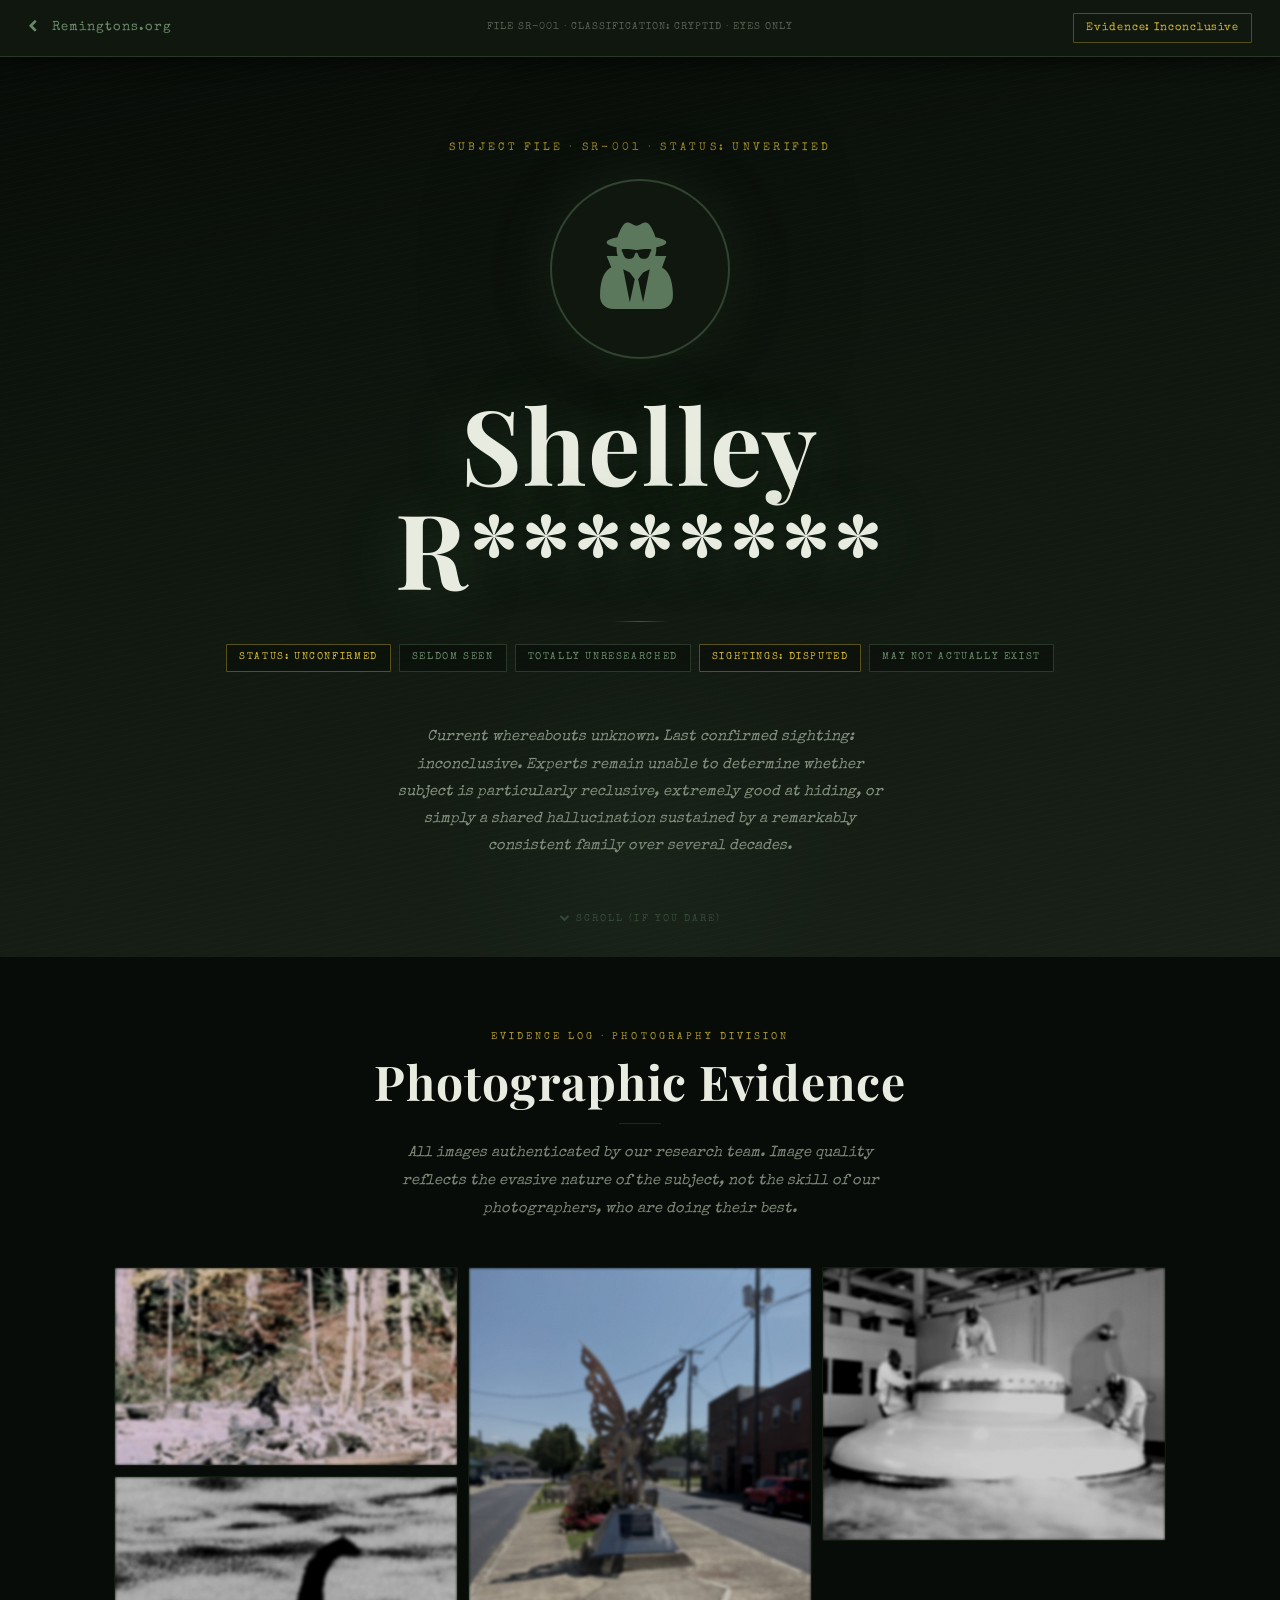
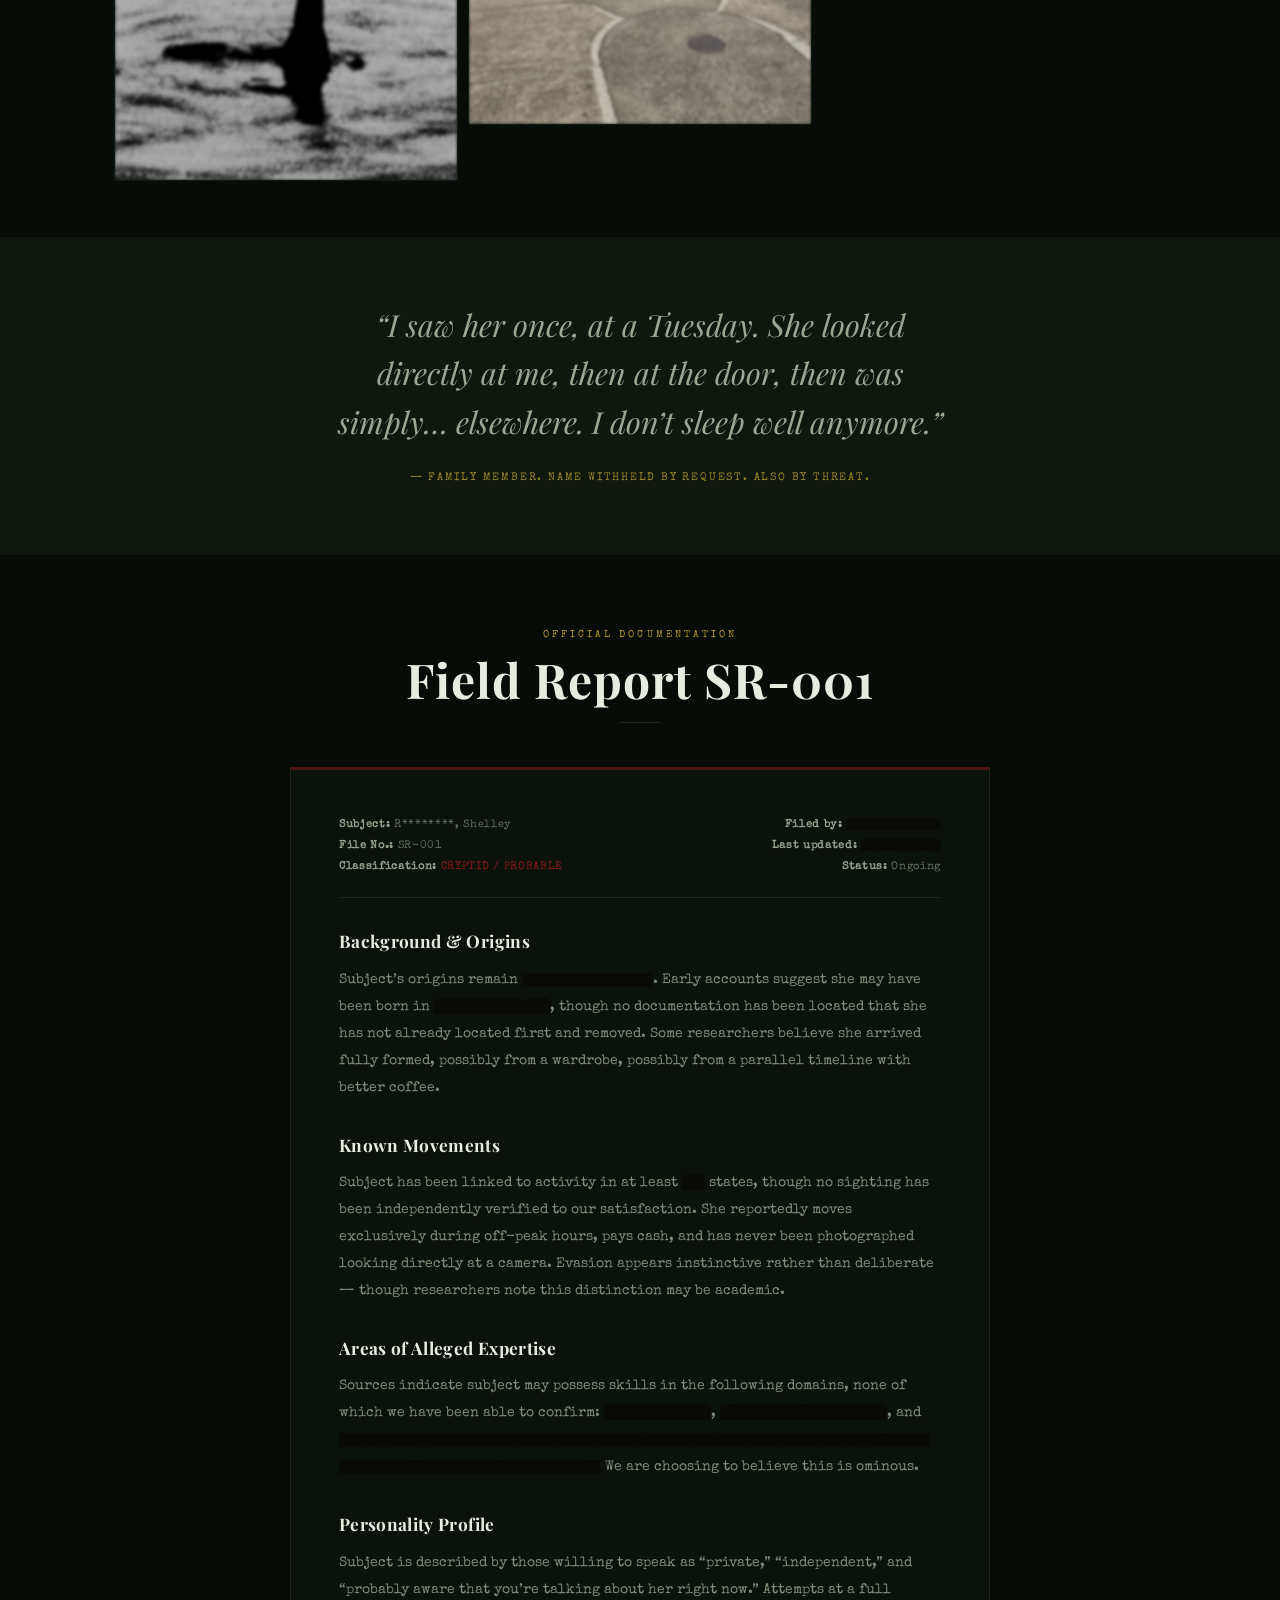
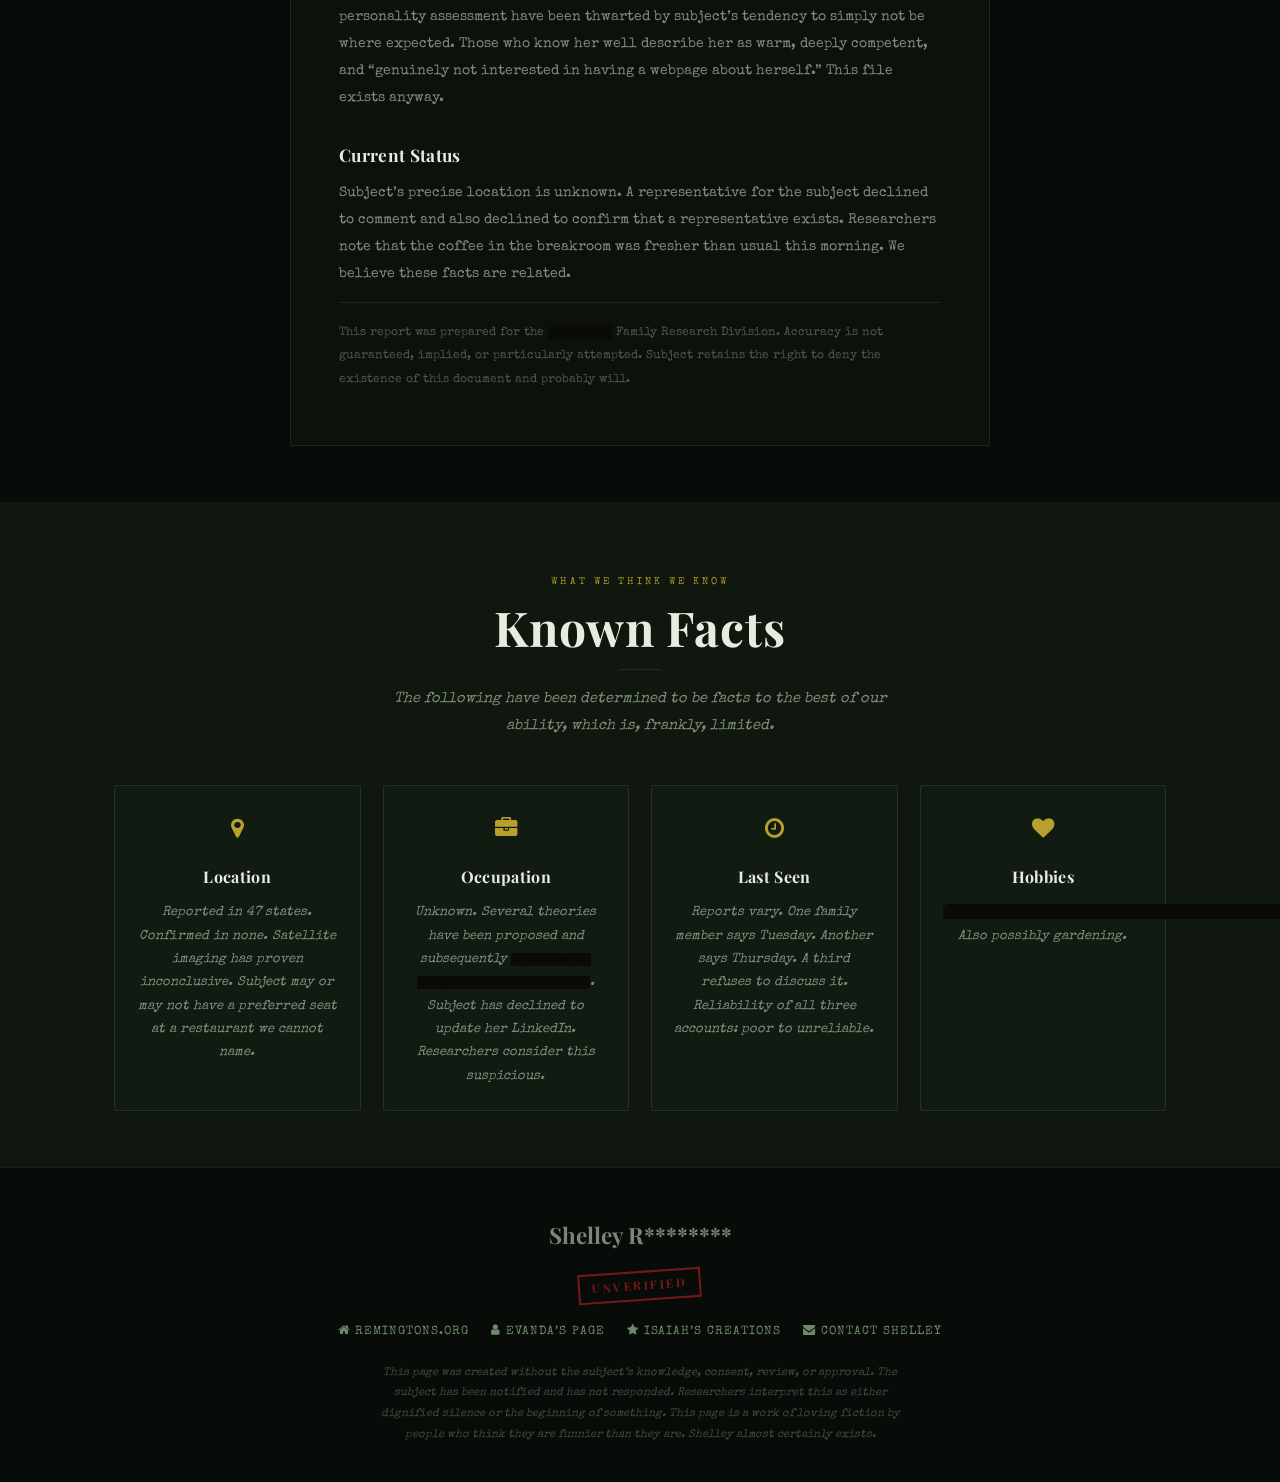
<file: shelley/index.html>
<!DOCTYPE html>
<html lang="en">
<head>
  <meta charset="utf-8">
  <meta http-equiv="X-UA-Compatible" content="IE=edge">
  <meta name="viewport" content="width=device-width, initial-scale=1">
  <meta name="description" content="Shelley R******** — classified. Status: unconfirmed. Sightings: disputed.">
  <title>Shelley R******** · Field Report SR-001</title>

  <link href="../css/font-awesome.min.css" rel="stylesheet" type="text/css">
  <link href="https://fonts.googleapis.com/css2?family=Playfair+Display:ital,wght@0,400;0,700;1,400&family=Special+Elite&display=swap" rel="stylesheet">

  <style>
    :root {
      --void:       #080c08;
      --deep:       #0f170f;
      --murk:       #182018;
      --canopy:     #243024;
      --mist:       #3a5a3a;
      --fog:        #6a8a6a;
      --pale:       #c8d8c0;
      --ghost:      #e8ece0;
      --evidence:   #d4b830;
      --redact-bg:  #0a0a08;
      --stamp:      #8b1a1a;
    }

    * { box-sizing: border-box; }

    body {
      font-family: 'Special Elite', 'Courier New', Courier, monospace;
      font-size: 16px;
      line-height: 1.75;
      background: var(--void);
      color: var(--pale);
      margin: 0;
      padding: 0;
    }

    h1, h2, h3, h4, h5 {
      font-family: 'Playfair Display', Georgia, serif;
      letter-spacing: 0.02em;
    }

    a { color: var(--evidence); text-decoration: none; }
    a:hover { color: var(--ghost); }

    .redact {
      background: var(--redact-bg);
      color: var(--redact-bg);
      user-select: none;
      border-radius: 1px;
      padding: 0 3px;
    }

    .stamp-text {
      display: inline-block;
      border: 2px solid var(--stamp);
      color: var(--stamp);
      font-family: 'Playfair Display', serif;
      font-weight: 700;
      font-size: 0.72rem;
      letter-spacing: 0.22em;
      text-transform: uppercase;
      padding: 3px 12px;
      transform: rotate(-4deg);
      opacity: 0.85;
    }

    /* ─── NAV ─── */
    .top-nav {
      background: var(--deep);
      border-bottom: 1px solid rgba(106,138,106,0.28);
      padding: 13px 28px;
      display: grid;
      grid-template-columns: 1fr auto 1fr;
      align-items: center;
      position: sticky;
      top: 0;
      z-index: 200;
      box-shadow: 0 2px 20px rgba(0,0,0,0.7);
    }
    .nav-brand {
      font-family: 'Special Elite', monospace;
      font-size: 0.8rem;
      letter-spacing: 0.08em;
      color: var(--fog);
      display: flex;
      align-items: center;
      gap: 9px;
      transition: color 0.2s;
    }
    .nav-brand:hover { color: var(--pale); }
    .nav-center {
      font-family: 'Special Elite', monospace;
      font-size: 0.62rem;
      letter-spacing: 0.1em;
      color: rgba(200,216,192,0.38);
      text-align: center;
      white-space: nowrap;
    }
    .nav-right { display: flex; justify-content: flex-end; }
    .nav-file {
      font-family: 'Special Elite', monospace;
      font-size: 0.7rem;
      letter-spacing: 0.08em;
      color: var(--evidence);
      border: 1px solid rgba(212,184,48,0.35);
      padding: 4px 12px;
      border-radius: 1px;
      white-space: nowrap;
    }
    @media (max-width: 640px) { .nav-center { display: none; } }

    /* ─── HERO ─── */
    .hero {
      position: relative;
      min-height: 100vh;
      background: linear-gradient(170deg, var(--void) 0%, var(--deep) 45%, var(--murk) 100%);
      display: flex;
      flex-direction: column;
      align-items: center;
      justify-content: center;
      padding: 80px 24px 80px;
      text-align: center;
      overflow: hidden;
    }
    .hero::before {
      content: '';
      position: absolute;
      inset: 0;
      background-image: repeating-linear-gradient(
        168deg,
        transparent 0px, transparent 5px,
        rgba(106,138,106,0.022) 5px, rgba(106,138,106,0.022) 6px
      );
      pointer-events: none;
    }
    .hero::after {
      content: '';
      position: absolute;
      bottom: -80px;
      left: 50%;
      transform: translateX(-50%);
      width: 600px;
      height: 380px;
      border-radius: 50%;
      background: radial-gradient(circle, rgba(58,90,58,0.1) 0%, transparent 60%);
      pointer-events: none;
    }
    .hero-eyebrow {
      font-family: 'Special Elite', monospace;
      font-size: 0.68rem;
      letter-spacing: 0.3em;
      text-transform: uppercase;
      color: var(--evidence);
      opacity: 0.78;
      margin: 0 0 22px;
      position: relative;
    }
    .hero-portrait {
      width: 180px;
      height: 180px;
      border-radius: 50%;
      border: 2px solid rgba(106,138,106,0.38);
      box-shadow: 0 0 60px rgba(58,90,58,0.28), 0 0 120px rgba(0,0,0,0.5);
      background: var(--deep);
      display: flex;
      align-items: center;
      justify-content: center;
      margin: 0 auto 32px;
      position: relative;
      flex-shrink: 0;
    }
    .hero-portrait .fa {
      font-size: 5.8rem;
      color: var(--fog);
      opacity: 0.85;
    }
    .hero-name {
      font-family: 'Playfair Display', serif;
      font-size: clamp(3rem, 9vw, 6.5rem);
      font-weight: 700;
      color: var(--ghost);
      margin: 0 0 4px;
      line-height: 1.0;
      position: relative;
      text-shadow: 0 4px 60px rgba(58,90,58,0.38);
    }
    .hero-divider {
      width: 58px;
      height: 1px;
      background: linear-gradient(90deg, transparent, var(--mist), transparent);
      margin: 18px auto 22px;
      position: relative;
    }
    .hero-sub {
      font-family: 'Playfair Display', serif;
      font-style: italic;
      font-size: clamp(1.0rem, 2.5vw, 1.5rem);
      font-weight: 400;
      color: var(--pale);
      margin: 0 0 32px;
      max-width: 580px;
      position: relative;
    }
    .hero-tags {
      display: flex;
      flex-wrap: wrap;
      gap: 8px;
      justify-content: center;
      margin: 0 0 38px;
      position: relative;
    }
    .hero-tag {
      font-family: 'Special Elite', monospace;
      font-size: 0.63rem;
      letter-spacing: 0.16em;
      text-transform: uppercase;
      padding: 4px 12px;
      border: 1px solid rgba(106,138,106,0.32);
      color: var(--fog);
      background: rgba(8,12,8,0.55);
      border-radius: 1px;
    }
    .hero-tag.ev {
      border-color: rgba(212,184,48,0.38);
      color: var(--evidence);
    }
    .hero-blurb {
      max-width: 500px;
      font-size: 0.92rem;
      color: rgba(200,216,192,0.62);
      line-height: 1.85;
      position: relative;
      font-style: italic;
    }
    .hero-scroll {
      position: absolute;
      bottom: 28px;
      left: 50%;
      transform: translateX(-50%);
      font-family: 'Special Elite', monospace;
      font-size: 0.63rem;
      letter-spacing: 0.2em;
      text-transform: uppercase;
      color: var(--fog);
      opacity: 0.38;
      animation: hero-bob 2.8s ease-in-out infinite;
      white-space: nowrap;
    }
    @keyframes hero-bob {
      0%, 100% { transform: translateX(-50%) translateY(0); }
      50%       { transform: translateX(-50%) translateY(6px); }
    }

    /* ─── SECTION WRAPPERS ─── */
    .sw-void { background: var(--void); }
    .sw-deep { background: var(--deep); }

    .section {
      max-width: 1100px;
      margin: 0 auto;
      padding: 72px 24px 56px;
    }

    .sec-head { text-align: center; margin-bottom: 44px; }
    .sec-eyebrow {
      font-family: 'Special Elite', monospace;
      font-size: 0.63rem;
      letter-spacing: 0.3em;
      text-transform: uppercase;
      color: var(--evidence);
      margin: 0 0 8px;
      opacity: 0.82;
    }
    .sec-title {
      font-family: 'Playfair Display', serif;
      font-size: clamp(1.8rem, 4vw, 3rem);
      font-weight: 700;
      color: var(--ghost);
      margin: 0 0 14px;
      line-height: 1.15;
    }
    .sec-rule {
      width: 42px;
      height: 1px;
      background: var(--mist);
      margin: 0 auto 16px;
      opacity: 0.38;
    }
    .sec-blurb {
      max-width: 520px;
      margin: 0 auto;
      font-style: italic;
      font-size: 0.92rem;
      color: rgba(200,216,192,0.6);
      text-align: center;
      line-height: 1.88;
    }

    /* ─── EVIDENCE GALLERY ─── */
    .masonry {
      column-count: 3;
      column-gap: 10px;
      margin-top: 36px;
    }
    @media (max-width: 820px) { .masonry { column-count: 2; } }
    @media (max-width: 480px) { .masonry { column-count: 1; } }

    .gitem {
      break-inside: avoid;
      margin-bottom: 10px;
      position: relative;
      overflow: hidden;
      cursor: zoom-in;
      border-radius: 2px;
      border: 1px solid rgba(58,90,58,0.22);
    }
    .gitem img {
      width: 100%;
      display: block;
      filter: blur(1.8px) grayscale(0.28) contrast(1.1) brightness(0.8);
      transition: filter 0.4s ease;
    }
    .gitem:hover img {
      filter: blur(2.4px) grayscale(0.18) contrast(1.15) brightness(0.88);
    }
    /* grain overlay */
    .gitem::before {
      content: '';
      position: absolute;
      inset: 0;
      background-image: url("data:image/svg+xml,%3Csvg xmlns='http://www.w3.org/2000/svg' width='200' height='200'%3E%3Cfilter id='n'%3E%3CfeTurbulence type='fractalNoise' baseFrequency='0.88' numOctaves='4' stitchTiles='stitch'/%3E%3CfeColorMatrix type='saturate' values='0'/%3E%3C/filter%3E%3Crect width='200' height='200' filter='url(%23n)' opacity='0.5'/%3E%3C/svg%3E");
      opacity: 0.13;
      z-index: 1;
      pointer-events: none;
      mix-blend-mode: overlay;
    }
    .gcap {
      position: absolute;
      bottom: 0; left: 0; right: 0;
      background: linear-gradient(transparent, rgba(8,12,8,0.94) 55%);
      padding: 44px 12px 10px;
      opacity: 0;
      transition: opacity 0.3s ease;
      z-index: 2;
    }
    .gitem:hover .gcap { opacity: 1; }
    .gcap span {
      font-family: 'Special Elite', monospace;
      font-size: 0.78rem;
      color: var(--pale);
      display: block;
      line-height: 1.45;
    }
    .ev-label {
      font-family: 'Special Elite', monospace;
      font-size: 0.58rem;
      letter-spacing: 0.15em;
      color: var(--evidence);
      display: block;
      margin-bottom: 3px;
      opacity: 0.78;
    }

    /* ─── QUOTE ─── */
    .quote-wrap {
      text-align: center;
      padding: 64px 24px;
      max-width: 680px;
      margin: 0 auto;
    }
    .big-quote {
      font-family: 'Playfair Display', serif;
      font-style: italic;
      font-size: clamp(1.25rem, 3vw, 1.9rem);
      font-weight: 400;
      color: rgba(200,216,192,0.75);
      line-height: 1.6;
      margin: 0 0 16px;
    }
    .big-quote-attr {
      font-family: 'Special Elite', monospace;
      font-size: 0.7rem;
      letter-spacing: 0.16em;
      text-transform: uppercase;
      color: var(--evidence);
      opacity: 0.7;
    }

    /* ─── FIELD REPORT ─── */
    .field-report {
      max-width: 700px;
      margin: 0 auto;
      background: rgba(12,18,12,0.9);
      border: 1px solid rgba(106,138,106,0.18);
      border-top: 3px solid rgba(139,26,26,0.48);
      padding: 44px 48px 40px;
      position: relative;
    }
    @media (max-width: 640px) { .field-report { padding: 28px 22px 24px; } }
    .fr-header {
      display: flex;
      justify-content: space-between;
      align-items: flex-start;
      margin-bottom: 28px;
      padding-bottom: 20px;
      border-bottom: 1px solid rgba(106,138,106,0.18);
      gap: 16px;
      flex-wrap: wrap;
    }
    .fr-meta {
      font-family: 'Special Elite', monospace;
      font-size: 0.7rem;
      letter-spacing: 0.06em;
      color: rgba(200,216,192,0.48);
      line-height: 1.9;
    }
    .fr-meta strong { color: rgba(200,216,192,0.72); }
    .field-report h3 {
      font-family: 'Playfair Display', serif;
      font-size: 1.08rem;
      color: var(--ghost);
      margin: 28px 0 10px;
    }
    .field-report p {
      font-size: 0.88rem;
      color: rgba(200,216,192,0.62);
      line-height: 1.92;
      margin: 0 0 14px;
    }
    .fr-footer {
      margin-top: 28px;
      padding-top: 18px;
      border-top: 1px solid rgba(106,138,106,0.18);
      font-size: 0.76rem !important;
      color: rgba(200,216,192,0.36) !important;
    }

    /* ─── CARDS ─── */
    .cards {
      display: flex;
      gap: 22px;
      flex-wrap: wrap;
      justify-content: center;
      margin-top: 44px;
    }
    .card {
      flex: 1;
      min-width: 195px;
      max-width: 270px;
      background: rgba(20,30,20,0.7);
      border: 1px solid rgba(106,138,106,0.2);
      border-radius: 2px;
      padding: 26px 22px 22px;
      text-align: center;
    }
    .card-icon {
      font-size: 1.4rem;
      color: var(--evidence);
      margin-bottom: 12px;
      display: block;
      opacity: 0.85;
    }
    .card h4 {
      font-family: 'Playfair Display', serif;
      font-size: 1.0rem;
      margin: 0 0 10px;
      color: var(--ghost);
    }
    .card p {
      font-size: 0.82rem;
      color: rgba(200,216,192,0.6);
      margin: 0;
      font-style: italic;
      line-height: 1.78;
    }

    /* ─── ACCESS DENIED OVERLAY ─── */
    #classified {
      position: fixed;
      inset: 0;
      background: rgba(8,12,8,0.97);
      z-index: 9000;
      display: flex;
      align-items: center;
      justify-content: center;
      padding: 24px;
      opacity: 0;
      pointer-events: none;
      transition: opacity 0.25s ease;
    }
    #classified.open { opacity: 1; pointer-events: all; }
    .cl-inner {
      max-width: 460px;
      text-align: center;
      border: 2px solid var(--stamp);
      padding: 44px 38px 34px;
    }
    .cl-title {
      font-family: 'Playfair Display', serif;
      font-weight: 700;
      font-size: 2.4rem;
      color: var(--stamp);
      letter-spacing: 0.18em;
      text-transform: uppercase;
      margin: 0 0 20px;
      display: block;
      transform: rotate(-3deg);
      opacity: 0.88;
    }
    .cl-msg {
      font-family: 'Special Elite', monospace;
      font-size: 0.84rem;
      color: rgba(200,216,192,0.65);
      line-height: 1.88;
      margin: 0 0 26px;
    }
    .cl-close {
      font-family: 'Special Elite', monospace;
      font-size: 0.74rem;
      letter-spacing: 0.14em;
      text-transform: uppercase;
      color: var(--evidence);
      border: 1px solid rgba(212,184,48,0.38);
      background: transparent;
      padding: 8px 22px;
      cursor: pointer;
      transition: color 0.2s, border-color 0.2s;
    }
    .cl-close:hover { color: var(--ghost); border-color: var(--ghost); }

    /* ─── SECRET LIGHTBOX ─── */
    #slb {
      position: fixed;
      inset: 0;
      background: rgba(8,12,8,0.97);
      z-index: 9100;
      display: flex;
      align-items: center;
      justify-content: center;
      padding: 24px;
      opacity: 0;
      pointer-events: none;
      transition: opacity 0.3s ease;
    }
    #slb.open { opacity: 1; pointer-events: all; }
    .slb-inner {
      position: relative;
      max-width: 92vw;
      max-height: 92vh;
    }
    #slb img {
      display: block;
      max-width: 100%;
      max-height: 86vh;
      object-fit: contain;
      border: 1px solid rgba(106,138,106,0.3);
      box-shadow: 0 8px 60px rgba(0,0,0,0.8);
    }
    #slb-close {
      position: absolute;
      top: -14px; right: -14px;
      width: 34px; height: 34px;
      background: var(--murk);
      border: 1px solid var(--mist);
      color: var(--pale);
      border-radius: 50%;
      cursor: pointer;
      display: flex;
      align-items: center;
      justify-content: center;
      font-size: 1rem;
      transition: background 0.2s;
    }
    #slb-close:hover { background: var(--canopy); }

    /* ─── FOOTER ─── */
    .footer {
      background: var(--void);
      border-top: 1px solid rgba(106,138,106,0.15);
      padding: 48px 24px 36px;
      text-align: center;
    }
    .footer-name {
      font-family: 'Playfair Display', serif;
      font-size: 1.4rem;
      font-weight: 700;
      color: rgba(200,216,192,0.6);
      margin: 0 0 16px;
    }
    .footer-stamp-wrap { margin-bottom: 20px; }
    .footer-links {
      display: flex;
      gap: 22px;
      justify-content: center;
      flex-wrap: wrap;
      margin: 0 0 20px;
    }
    .footer-links a {
      font-family: 'Special Elite', monospace;
      font-size: 0.76rem;
      letter-spacing: 0.08em;
      text-transform: uppercase;
      color: var(--fog);
      transition: color 0.2s;
    }
    .footer-links a:hover { color: var(--pale); }
    .footer-disclaimer {
      font-family: 'Special Elite', monospace;
      font-size: 0.7rem;
      color: rgba(200,216,192,0.3);
      font-style: italic;
      max-width: 520px;
      margin: 18px auto 0;
      line-height: 1.85;
    }

    /* ─── SCROLL FADE-IN ─── */
    .fade-in {
      opacity: 0;
      transform: translateY(22px);
      transition: opacity 0.7s ease, transform 0.7s ease;
    }
    .fade-in.in { opacity: 1; transform: translateY(0); }
  </style>
</head>
<body>

<!-- ACCESS DENIED OVERLAY -->
<div id="classified">
  <div class="cl-inner">
    <span class="cl-title">Access Denied</span>
    <p class="cl-msg">
      This evidence is currently under review by parties who cannot be named.<br><br>
      To request access, contact <span class="redact">███████████████</span>.<br><br>
      Estimated response time: <span class="redact">████</span> business days.<br><br>
      <em>(Subject has already been notified of your inquiry and has left the building.)</em>
    </p>
    <button class="cl-close" onclick="closeClassified()">Understood. Dismiss.</button>
  </div>
</div>

<!-- SECRET LIGHTBOX -->
<div id="slb">
  <div class="slb-inner">
    <button id="slb-close" onclick="closeSlb()"><i class="fa fa-times"></i></button>
    <img src="images/PXL_20250110_004304906.jpg" alt="">
  </div>
</div>

<!-- NAV -->
<nav class="top-nav">
  <a href="../index.html" class="nav-brand">
    <i class="fa fa-chevron-left"></i>&nbsp;Remingtons.org
  </a>
  <div class="nav-center">FILE SR-001 &middot; CLASSIFICATION: CRYPTID &middot; EYES ONLY</div>
  <div class="nav-right">
    <span class="nav-file">Evidence: Inconclusive</span>
  </div>
</nav>

<!-- HERO -->
<header class="hero">
  <div class="hero-eyebrow">Subject File &middot; SR-001 &middot; Status: Unverified</div>
  <div class="hero-portrait">
    <i class="fa fa-user-secret"></i>
  </div>
  <h1 class="hero-name">Shelley<br>R********</h1>
  <div class="hero-divider"></div>
<div class="hero-tags">
    <span class="hero-tag ev">Status: Unconfirmed</span>
    <span class="hero-tag">Seldom Seen</span>
    <span class="hero-tag">Totally Unresearched</span>
    <span class="hero-tag ev">Sightings: Disputed</span>
    <span class="hero-tag">May Not Actually Exist</span>
  </div>
  <p class="hero-blurb">Current whereabouts unknown. Last confirmed sighting: inconclusive. Experts remain unable to determine whether subject is particularly reclusive, extremely good at hiding, or simply a shared hallucination sustained by a remarkably consistent family over several decades.</p>
  <div class="hero-scroll"><i class="fa fa-chevron-down"></i>&nbsp;scroll (if you dare)</div>
</header>


<!-- PHOTOGRAPHIC EVIDENCE -->
<div class="sw-void">
  <div class="section fade-in">
    <div class="sec-head">
      <div class="sec-eyebrow">Evidence Log &middot; Photography Division</div>
      <h2 class="sec-title">Photographic Evidence</h2>
      <div class="sec-rule"></div>
      <p class="sec-blurb">All images authenticated by our research team. Image quality reflects the evasive nature of the subject, not the skill of our photographers, who are doing their best.</p>
    </div>

    <div class="masonry">

      <!-- Photo 1: Patterson-Gimlin Bigfoot frame, 1967 -->
      <div class="gitem" onclick="openClassified()">
        <img src="images/bigfoot.jpg" alt="Unidentified bipedal subject, Northern California, 1967" loading="lazy">
        <div class="gcap">
          <span class="ev-label">EXHIBIT SR-001-A</span>
          <span>Shelley going to the store, 2019. Subject unusually tall. Hair: inconclusive.</span>
        </div>
      </div>

      <!-- Photo 2: Surgeon's Photo, Loch Ness, 1934 -->
      <div class="gitem" onclick="openClassified()">
        <img src="images/nessie.jpg" alt="Unidentified aquatic subject, Loch Ness, 1934" loading="lazy">
        <div class="gcap">
          <span class="ev-label">EXHIBIT SR-001-B</span>
          <span>Shelley looking for her keys. Loch Ness, Scotland. Travel undisclosed.</span>
        </div>
      </div>

      <!-- Photo 3: Mothman -->
      <div class="gitem" onclick="openClassified()">
        <img src="images/mothman.jpg" alt="Subject captured in bronze by eyewitness sculptor" loading="lazy">
        <div class="gcap">
          <span class="ev-label">EXHIBIT SR-001-C</span>
          <span>Shelley arriving at a family function. On time, for once. Somewhat unsettling.</span>
        </div>
      </div>

      <!-- Photo 4: NASA "flying saucer", 1961 -->
      <div class="gitem" onclick="openClassified()">
        <img src="images/nasa_ufo.jpg" alt="Anomalous emergence event, classified facility, 1961" loading="lazy">
        <div class="gcap">
          <span class="ev-label">EXHIBIT SR-001-D</span>
          <span>Shelley checking her phone. Emissions suggest a lot of notifications.</span>
        </div>
      </div>

    </div>
  </div>
</div>


<!-- QUOTE -->
<div class="sw-deep">
  <div class="quote-wrap fade-in">
    <p class="big-quote">&ldquo;I saw her once, at a Tuesday. She looked directly at me, then at the door, then was simply&hellip; elsewhere. I don&rsquo;t sleep well anymore.&rdquo;</p>
    <span class="big-quote-attr">&mdash; Family member. Name withheld by request. Also by threat.</span>
  </div>
</div>


<!-- FIELD REPORT -->
<div class="sw-void">
  <div class="section fade-in">
    <div class="sec-head">
      <div class="sec-eyebrow">Official Documentation</div>
      <h2 class="sec-title">Field Report SR-001</h2>
      <div class="sec-rule"></div>
    </div>

    <div class="field-report">
      <div class="fr-header">
        <div class="fr-meta">
          <strong>Subject:</strong> R********, Shelley<br>
          <strong>File No.:</strong> SR-001<br>
          <strong>Classification:</strong> <span style="color:var(--stamp)">CRYPTID / PROBABLE</span>
        </div>
        <div class="fr-meta" style="text-align:right">
          <strong>Filed by:</strong> <span class="redact">████████████</span><br>
          <strong>Last updated:</strong> <span class="redact">██████████</span><br>
          <strong>Status:</strong> Ongoing
        </div>
      </div>

      <h3>Background &amp; Origins</h3>
      <p>Subject&rsquo;s origins remain <span class="redact">entirely unclear</span>. Early accounts suggest she may have been born in <span class="redact">██████████, ██</span>, though no documentation has been located that she has not already located first and removed. Some researchers believe she arrived fully formed, possibly from a wardrobe, possibly from a parallel timeline with better coffee.</p>

      <h3>Known Movements</h3>
      <p>Subject has been linked to activity in at least <span class="redact">██</span> states, though no sighting has been independently verified to our satisfaction. She reportedly moves exclusively during off-peak hours, pays cash, and has never been photographed looking directly at a camera. Evasion appears instinctive rather than deliberate &mdash; though researchers note this distinction may be academic.</p>

      <h3>Areas of Alleged Expertise</h3>
      <p>Sources indicate subject may possess skills in the following domains, none of which we have been able to confirm: <span class="redact">████████████</span>, <span class="redact">███████████████████</span>, and <span class="redact">what we have been told to describe only as &ldquo;certain organizational capabilities that should not be underestimated.&rdquo;</span> We are choosing to believe this is ominous.</p>

      <h3>Personality Profile</h3>
      <p>Subject is described by those willing to speak as &ldquo;private,&rdquo; &ldquo;independent,&rdquo; and &ldquo;probably aware that you&rsquo;re talking about her right now.&rdquo; Attempts at a full personality assessment have been thwarted by subject&rsquo;s tendency to simply not be where expected. Those who know her well describe her as warm, deeply competent, and &ldquo;genuinely not interested in having a webpage about herself.&rdquo; This file exists anyway.</p>

      <h3>Current Status</h3>
      <p>Subject&rsquo;s precise location is unknown. A representative for the subject declined to comment and also declined to confirm that a representative exists. Researchers note that the coffee in the breakroom was fresher than usual this morning. We believe these facts are related.</p>

      <p class="fr-footer">This report was prepared for the <span class="redact">████████</span> Family Research Division. Accuracy is not guaranteed, implied, or particularly attempted. Subject retains the right to deny the existence of this document and probably will.</p>
    </div>
  </div>
</div>


<!-- KNOWN FACTS -->
<div class="sw-deep">
  <div class="section fade-in">
    <div class="sec-head">
      <div class="sec-eyebrow">What We Think We Know</div>
      <h2 class="sec-title">Known Facts</h2>
      <div class="sec-rule"></div>
      <p class="sec-blurb">The following have been determined to be facts to the best of our ability, which is, frankly, limited.</p>
    </div>
    <div class="cards">

      <div class="card">
        <span class="card-icon"><i class="fa fa-map-marker"></i></span>
        <h4>Location</h4>
        <p>Reported in 47 states. Confirmed in none. Satellite imaging has proven inconclusive. Subject may or may not have a preferred seat at a restaurant we cannot name.</p>
      </div>

      <div class="card">
        <span class="card-icon"><i class="fa fa-briefcase"></i></span>
        <h4>Occupation</h4>
        <p>Unknown. Several theories have been proposed and subsequently <span class="redact">redacted at subject&rsquo;s implied request</span>. Subject has declined to update her LinkedIn. Researchers consider this suspicious.</p>
      </div>

      <div class="card">
        <span class="card-icon"><i class="fa fa-clock-o"></i></span>
        <h4>Last Seen</h4>
        <p>Reports vary. One family member says Tuesday. Another says Thursday. A third refuses to discuss it. Reliability of all three accounts: poor to unreliable.</p>
      </div>

      <div class="card">
        <span class="card-icon"><i class="fa fa-heart"></i></span>
        <h4>Hobbies</h4>
        <p><span class="redact">████████████████████████████████████████████████████████████████████████</span>. Also possibly gardening.</p>
      </div>

    </div>
  </div>
</div>


<!-- FOOTER -->
<footer class="footer">
  <div class="footer-name">Shelley R********</div>
  <div class="footer-stamp-wrap"><span class="stamp-text">Unverified</span></div>
  <div class="footer-links">
    <a href="../index.html"><i class="fa fa-home"></i>&nbsp;Remingtons.org</a>
    <a href="../evanda/index.html"><i class="fa fa-user"></i>&nbsp;Evanda&rsquo;s Page</a>
    <a href="../isaiah/index.html"><i class="fa fa-star"></i>&nbsp;Isaiah&rsquo;s Creations</a>
    <a href="#" onclick="openClassified(); return false;"><i class="fa fa-envelope"></i>&nbsp;Contact Shelley</a>
  </div>
  <p class="footer-disclaimer">
    This page was created without the subject&rsquo;s knowledge, consent, review, or approval. The subject has been notified and has not responded. Researchers interpret this as either dignified silence or the beginning of something. This page is a work of loving fiction by people who think they are funnier than they are. Shelley almost certainly exists.
  </p>
</footer>


<script>
  function openClassified() {
    document.getElementById('classified').classList.add('open');
  }
  function closeClassified() {
    document.getElementById('classified').classList.remove('open');
  }
  document.getElementById('classified').addEventListener('click', function(e) {
    if (e.target === this) closeClassified();
  });

  function openSlb() {
    document.getElementById('slb').classList.add('open');
  }
  function closeSlb() {
    document.getElementById('slb').classList.remove('open');
  }
  document.getElementById('slb').addEventListener('click', function(e) {
    if (e.target === this) closeSlb();
  });

  document.addEventListener('keydown', function(e) {
    if (e.key === 'Escape') {
      if (document.getElementById('slb').classList.contains('open')) { closeSlb(); return; }
      if (document.getElementById('classified').classList.contains('open')) { closeClassified(); return; }
    }
  });

  /* scroll fade-in */
  const io = new IntersectionObserver((entries) => {
    entries.forEach(e => {
      if (e.isIntersecting) { e.target.classList.add('in'); io.unobserve(e.target); }
    });
  }, { threshold: 0.06 });
  document.querySelectorAll('.fade-in').forEach(el => io.observe(el));

  /* ─── ─── ─── */
  let _buf = '';
  document.addEventListener('keypress', function(e) {
    if (e.key && e.key.length === 1) {
      _buf = (_buf + e.key).slice(-12);
      if (_buf.endsWith('blackLLL') || _buf.endsWith('BlackLLL')) {
        _buf = '';
        openSlb();
      }
    }
  });
</script>

</body>
</html>
</file>
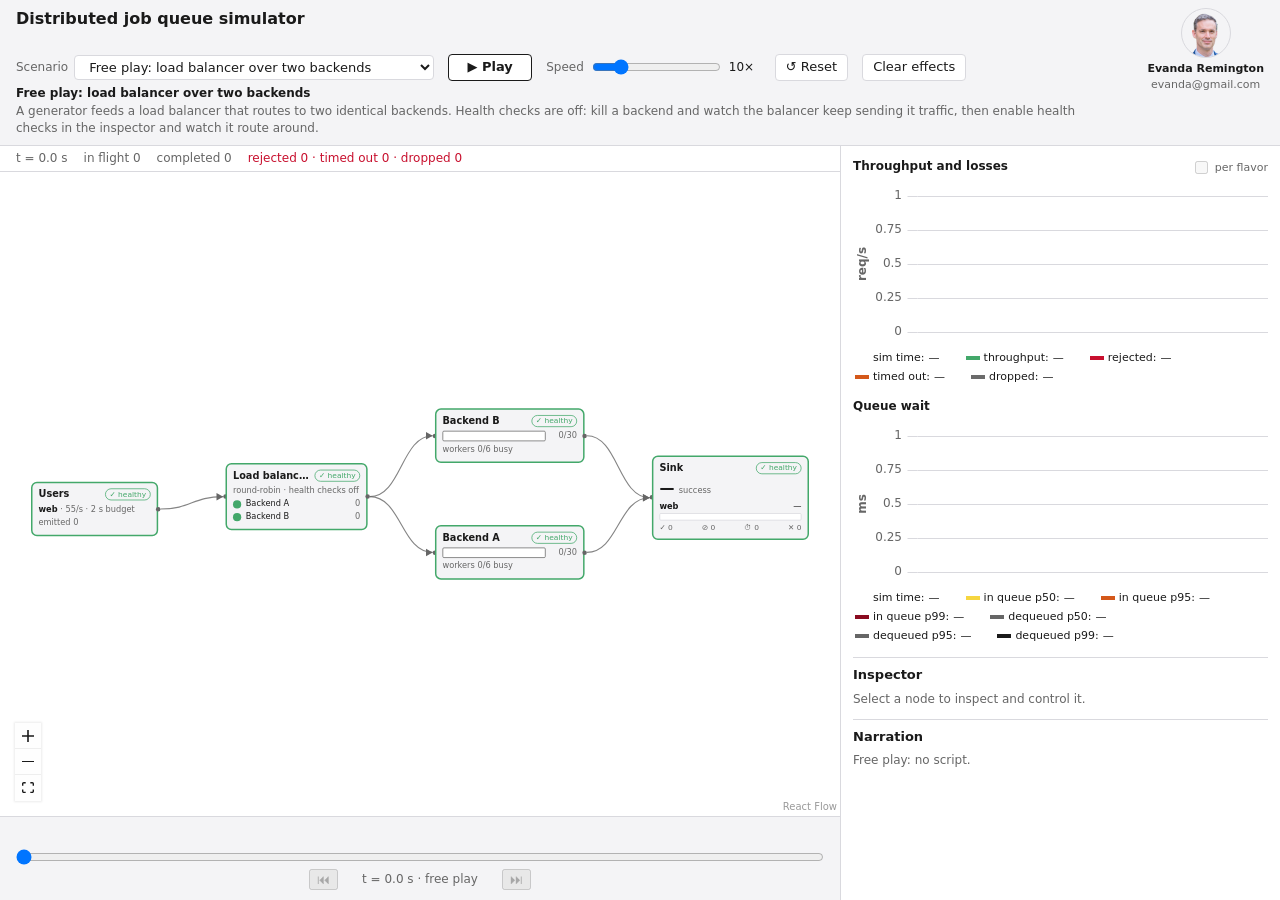
<file: evanda/queue-sim/index.html>
<!doctype html>
<html lang="en">
  <head>
    <meta charset="UTF-8" />
    <meta name="viewport" content="width=device-width, initial-scale=1.0" />
    <title>Distributed job queue simulator</title>
    <script type="module" crossorigin src="/evanda/queue-sim/assets/index-6MqmoKWn.js"></script>
    <link rel="stylesheet" crossorigin href="/evanda/queue-sim/assets/index-CZX5rjXt.css">
  </head>
  <body>
    <div id="root"></div>
  </body>
</html>
</file>
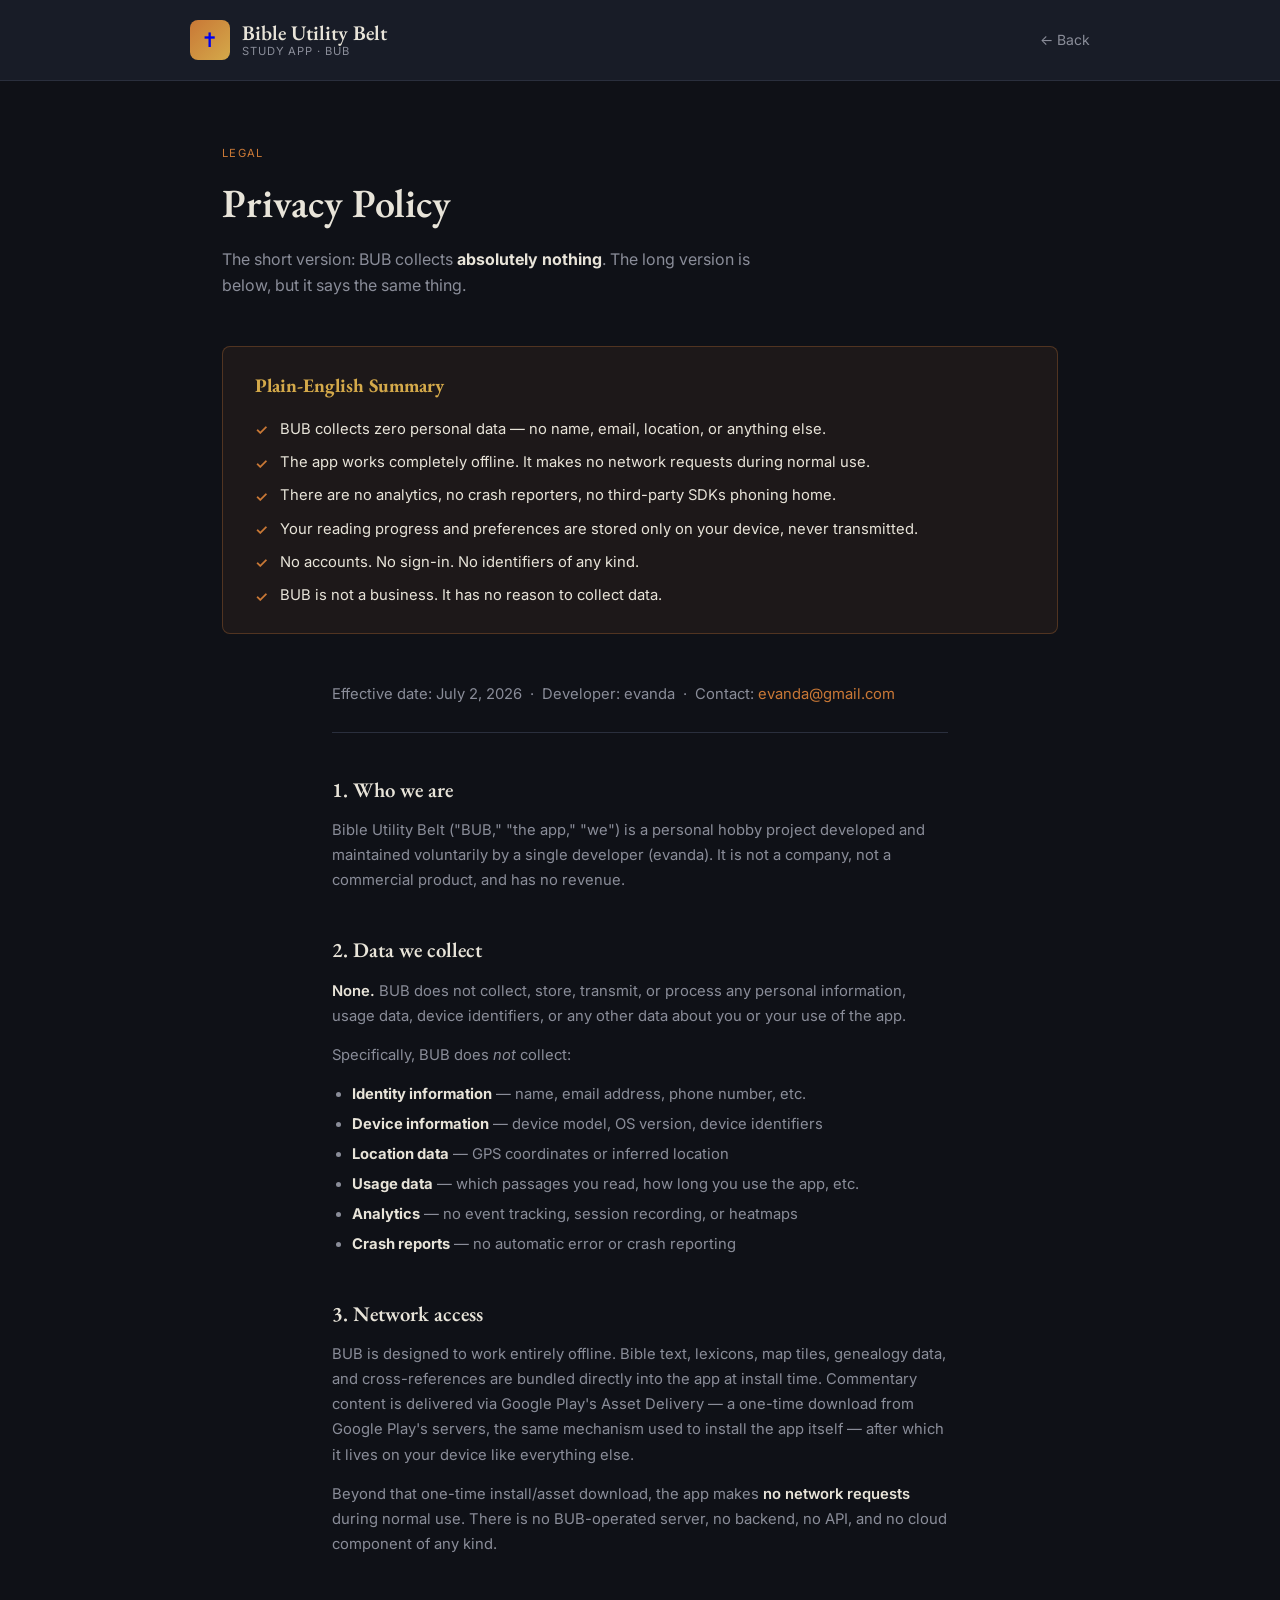
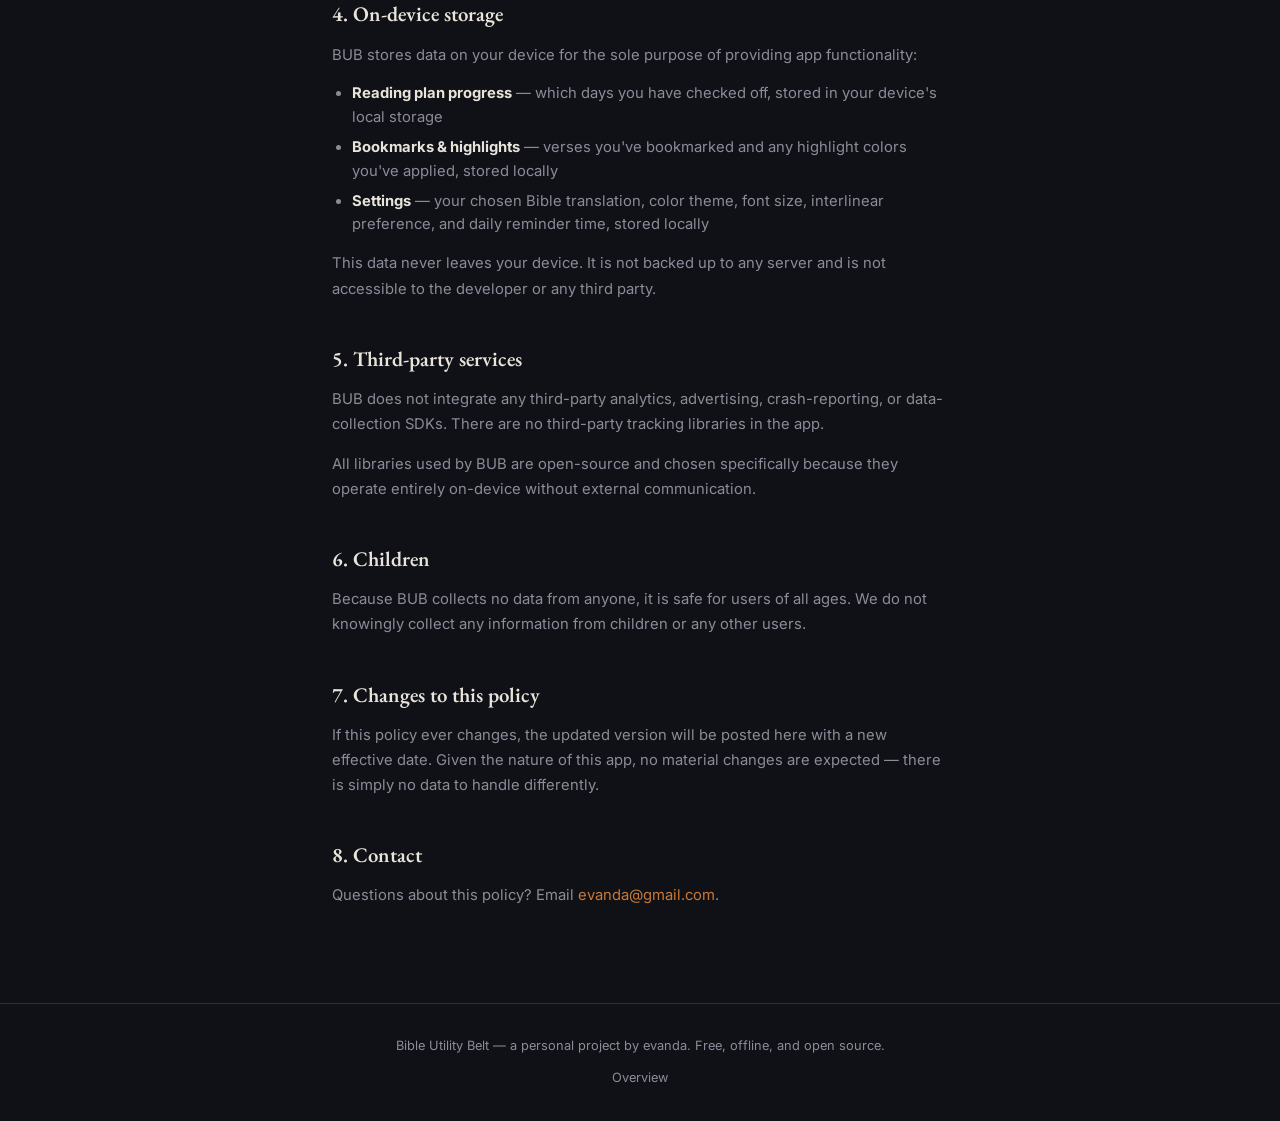
<file: bub/privacy.html>
<!DOCTYPE html>
<html lang="en">
<head>
  <meta charset="UTF-8" />
  <meta name="viewport" content="width=device-width, initial-scale=1.0" />
  <title>Privacy Policy — Bible Utility Belt</title>
  <link rel="preconnect" href="https://fonts.googleapis.com" />
  <link rel="preconnect" href="https://fonts.gstatic.com" crossorigin />
  <link href="https://fonts.googleapis.com/css2?family=EB+Garamond:ital,wght@0,400;0,600;1,400&family=Inter:wght@400;500;600&display=swap" rel="stylesheet" />
  <style>
    *, *::before, *::after { box-sizing: border-box; margin: 0; padding: 0; }

    :root {
      --bg:       #0f1117;
      --surface:  #181c27;
      --border:   #2a2f3d;
      --ember:    #c97836;
      --gold:     #d4a94a;
      --text:     #e8e4d9;
      --muted:    #8a8d99;
      --radius:   8px;
    }

    html { scroll-behavior: smooth; }

    body {
      background: var(--bg);
      color: var(--text);
      font-family: 'Inter', system-ui, sans-serif;
      font-size: 16px;
      line-height: 1.6;
    }

    /* ── Header ── */
    header {
      background: var(--surface);
      border-bottom: 1px solid var(--border);
      padding: 0 2rem;
    }
    .header-inner {
      max-width: 900px;
      margin: 0 auto;
      display: flex;
      align-items: center;
      justify-content: space-between;
      gap: 1rem;
      padding: 1.25rem 0;
    }
    .wordmark {
      display: flex;
      align-items: center;
      gap: 0.75rem;
      text-decoration: none;
    }
    .wordmark-icon {
      width: 40px;
      height: 40px;
      background: linear-gradient(135deg, var(--ember), var(--gold));
      border-radius: var(--radius);
      display: flex;
      align-items: center;
      justify-content: center;
      font-size: 1.25rem;
      flex-shrink: 0;
    }
    .wordmark-text { line-height: 1.1; }
    .wordmark-title {
      font-family: 'EB Garamond', Georgia, serif;
      font-size: 1.3rem;
      font-weight: 600;
      color: var(--text);
    }
    .wordmark-sub {
      font-size: 0.7rem;
      color: var(--muted);
      letter-spacing: 0.08em;
      text-transform: uppercase;
    }
    nav a {
      color: var(--muted);
      text-decoration: none;
      font-size: 0.875rem;
      transition: color 0.15s;
    }
    nav a:hover { color: var(--text); }

    /* ── Page hero ── */
    .page-hero {
      padding: 4rem 2rem 3rem;
      max-width: 900px;
      margin: 0 auto;
    }
    .page-hero .section-label {
      font-size: 0.7rem;
      letter-spacing: 0.12em;
      text-transform: uppercase;
      color: var(--ember);
      margin-bottom: 0.5rem;
    }
    .page-hero h1 {
      font-family: 'EB Garamond', Georgia, serif;
      font-size: clamp(1.8rem, 5vw, 2.5rem);
      font-weight: 600;
      color: var(--text);
      margin-bottom: 0.75rem;
    }
    .page-hero .subtitle {
      color: var(--muted);
      font-size: 1rem;
      max-width: 540px;
    }

    /* ── Summary box ── */
    .summary-box {
      max-width: 900px;
      margin: 0 auto;
      padding: 0 2rem 3rem;
    }
    .summary-card {
      background: rgba(201,120,54,0.08);
      border: 1px solid rgba(201,120,54,0.3);
      border-radius: var(--radius);
      padding: 1.5rem 2rem;
    }
    .summary-card h2 {
      font-family: 'EB Garamond', Georgia, serif;
      font-size: 1.2rem;
      color: var(--gold);
      margin-bottom: 1rem;
    }
    .summary-card ul {
      list-style: none;
      display: flex;
      flex-direction: column;
      gap: 0.5rem;
    }
    .summary-card li {
      display: flex;
      align-items: flex-start;
      gap: 0.75rem;
      font-size: 0.925rem;
      color: var(--text);
    }
    .check {
      color: var(--ember);
      font-weight: 600;
      flex-shrink: 0;
      margin-top: 0.1rem;
    }

    /* ── Policy content ── */
    .policy {
      max-width: 680px;
      margin: 0 auto;
      padding: 0 2rem 5rem;
    }
    .policy-meta {
      font-size: 0.8rem;
      color: var(--muted);
      margin-bottom: 3rem;
      padding-bottom: 1.5rem;
      border-bottom: 1px solid var(--border);
    }
    .policy h2 {
      font-family: 'EB Garamond', Georgia, serif;
      font-size: 1.3rem;
      font-weight: 600;
      color: var(--text);
      margin: 2.5rem 0 0.75rem;
    }
    .policy p {
      font-size: 0.925rem;
      color: var(--muted);
      margin-bottom: 0.9rem;
      line-height: 1.7;
    }
    .policy p strong {
      color: var(--text);
      font-weight: 600;
    }
    .policy ul {
      margin: 0.5rem 0 0.9rem 0;
      padding-left: 1.25rem;
    }
    .policy ul li {
      font-size: 0.925rem;
      color: var(--muted);
      margin-bottom: 0.4rem;
      line-height: 1.6;
    }
    .policy ul li strong {
      color: var(--text);
    }

    /* ── Footer ── */
    footer {
      border-top: 1px solid var(--border);
      padding: 2rem;
      text-align: center;
    }
    .footer-inner {
      max-width: 900px;
      margin: 0 auto;
      display: flex;
      flex-direction: column;
      align-items: center;
      gap: 0.75rem;
    }
    footer p { font-size: 0.8rem; color: var(--muted); }
    footer a { color: var(--muted); text-decoration: none; transition: color 0.15s; }
    footer a:hover { color: var(--text); }

    @media (max-width: 500px) {
      .page-hero { padding: 2.5rem 1.25rem 2rem; }
      .summary-box, .policy { padding-left: 1.25rem; padding-right: 1.25rem; }
    }
  </style>
</head>
<body>

<header>
  <div class="header-inner">
    <a class="wordmark" href="index.html">
      <div class="wordmark-icon">✝</div>
      <div class="wordmark-text">
        <div class="wordmark-title">Bible Utility Belt</div>
        <div class="wordmark-sub">Study app · BUB</div>
      </div>
    </a>
    <nav>
      <a href="index.html">← Back</a>
    </nav>
  </div>
</header>

<div class="page-hero">
  <div class="section-label">Legal</div>
  <h1>Privacy Policy</h1>
  <p class="subtitle">
    The short version: BUB collects <strong style="color:var(--text)">absolutely nothing</strong>.
    The long version is below, but it says the same thing.
  </p>
</div>

<div class="summary-box">
  <div class="summary-card">
    <h2>Plain-English Summary</h2>
    <ul>
      <li><span class="check">✓</span> BUB collects zero personal data — no name, email, location, or anything else.</li>
      <li><span class="check">✓</span> The app works completely offline. It makes no network requests during normal use.</li>
      <li><span class="check">✓</span> There are no analytics, no crash reporters, no third-party SDKs phoning home.</li>
      <li><span class="check">✓</span> Your reading progress and preferences are stored only on your device, never transmitted.</li>
      <li><span class="check">✓</span> No accounts. No sign-in. No identifiers of any kind.</li>
      <li><span class="check">✓</span> BUB is not a business. It has no reason to collect data.</li>
    </ul>
  </div>
</div>

<div class="policy">
  <p class="policy-meta">
    Effective date: July 2, 2026 &nbsp;&middot;&nbsp; Developer: evanda &nbsp;&middot;&nbsp;
    Contact: <a href="mailto:evanda@gmail.com" style="color:var(--ember);text-decoration:none;">evanda@gmail.com</a>
  </p>

  <h2>1. Who we are</h2>
  <p>
    Bible Utility Belt ("BUB," "the app," "we") is a personal hobby project developed and
    maintained voluntarily by a single developer (evanda). It is not a company, not a
    commercial product, and has no revenue.
  </p>

  <h2>2. Data we collect</h2>
  <p>
    <strong>None.</strong> BUB does not collect, store, transmit, or process any personal
    information, usage data, device identifiers, or any other data about you or your use
    of the app.
  </p>
  <p>
    Specifically, BUB does <em>not</em> collect:
  </p>
  <ul>
    <li><strong>Identity information</strong> — name, email address, phone number, etc.</li>
    <li><strong>Device information</strong> — device model, OS version, device identifiers</li>
    <li><strong>Location data</strong> — GPS coordinates or inferred location</li>
    <li><strong>Usage data</strong> — which passages you read, how long you use the app, etc.</li>
    <li><strong>Analytics</strong> — no event tracking, session recording, or heatmaps</li>
    <li><strong>Crash reports</strong> — no automatic error or crash reporting</li>
  </ul>

  <h2>3. Network access</h2>
  <p>
    BUB is designed to work entirely offline. Bible text, lexicons, map tiles, genealogy
    data, and cross-references are bundled directly into the app at install time. Commentary
    content is delivered via Google Play's Asset Delivery — a one-time download from Google
    Play's servers, the same mechanism used to install the app itself — after which it lives
    on your device like everything else.
  </p>
  <p>
    Beyond that one-time install/asset download, the app makes <strong>no network
    requests</strong> during normal use. There is no BUB-operated server, no backend, no
    API, and no cloud component of any kind.
  </p>

  <h2>4. On-device storage</h2>
  <p>
    BUB stores data on your device for the sole purpose of providing app functionality:
  </p>
  <ul>
    <li><strong>Reading plan progress</strong> — which days you have checked off, stored in your device's local storage</li>
    <li><strong>Bookmarks &amp; highlights</strong> — verses you've bookmarked and any highlight colors you've applied, stored locally</li>
    <li><strong>Settings</strong> — your chosen Bible translation, color theme, font size, interlinear preference, and daily reminder time, stored locally</li>
  </ul>
  <p>
    This data never leaves your device. It is not backed up to any server and is not
    accessible to the developer or any third party.
  </p>

  <h2>5. Third-party services</h2>
  <p>
    BUB does not integrate any third-party analytics, advertising, crash-reporting, or
    data-collection SDKs. There are no third-party tracking libraries in the app.
  </p>
  <p>
    All libraries used by BUB are open-source and chosen specifically because they operate
    entirely on-device without external communication.
  </p>

  <h2>6. Children</h2>
  <p>
    Because BUB collects no data from anyone, it is safe for users of all ages. We do not
    knowingly collect any information from children or any other users.
  </p>

  <h2>7. Changes to this policy</h2>
  <p>
    If this policy ever changes, the updated version will be posted here with a new
    effective date. Given the nature of this app, no material changes are expected —
    there is simply no data to handle differently.
  </p>

  <h2>8. Contact</h2>
  <p>
    Questions about this policy? Email
    <a href="mailto:evanda@gmail.com" style="color:var(--ember);text-decoration:none;">evanda@gmail.com</a>.
  </p>
</div>

<footer>
  <div class="footer-inner">
    <p>
      Bible Utility Belt &mdash; a personal project by
      <a href="mailto:evanda@gmail.com">evanda</a>.
      Free, offline, and open source.
    </p>
    <p><a href="index.html">Overview</a></p>
  </div>
</footer>

</body>
</html>
</file>
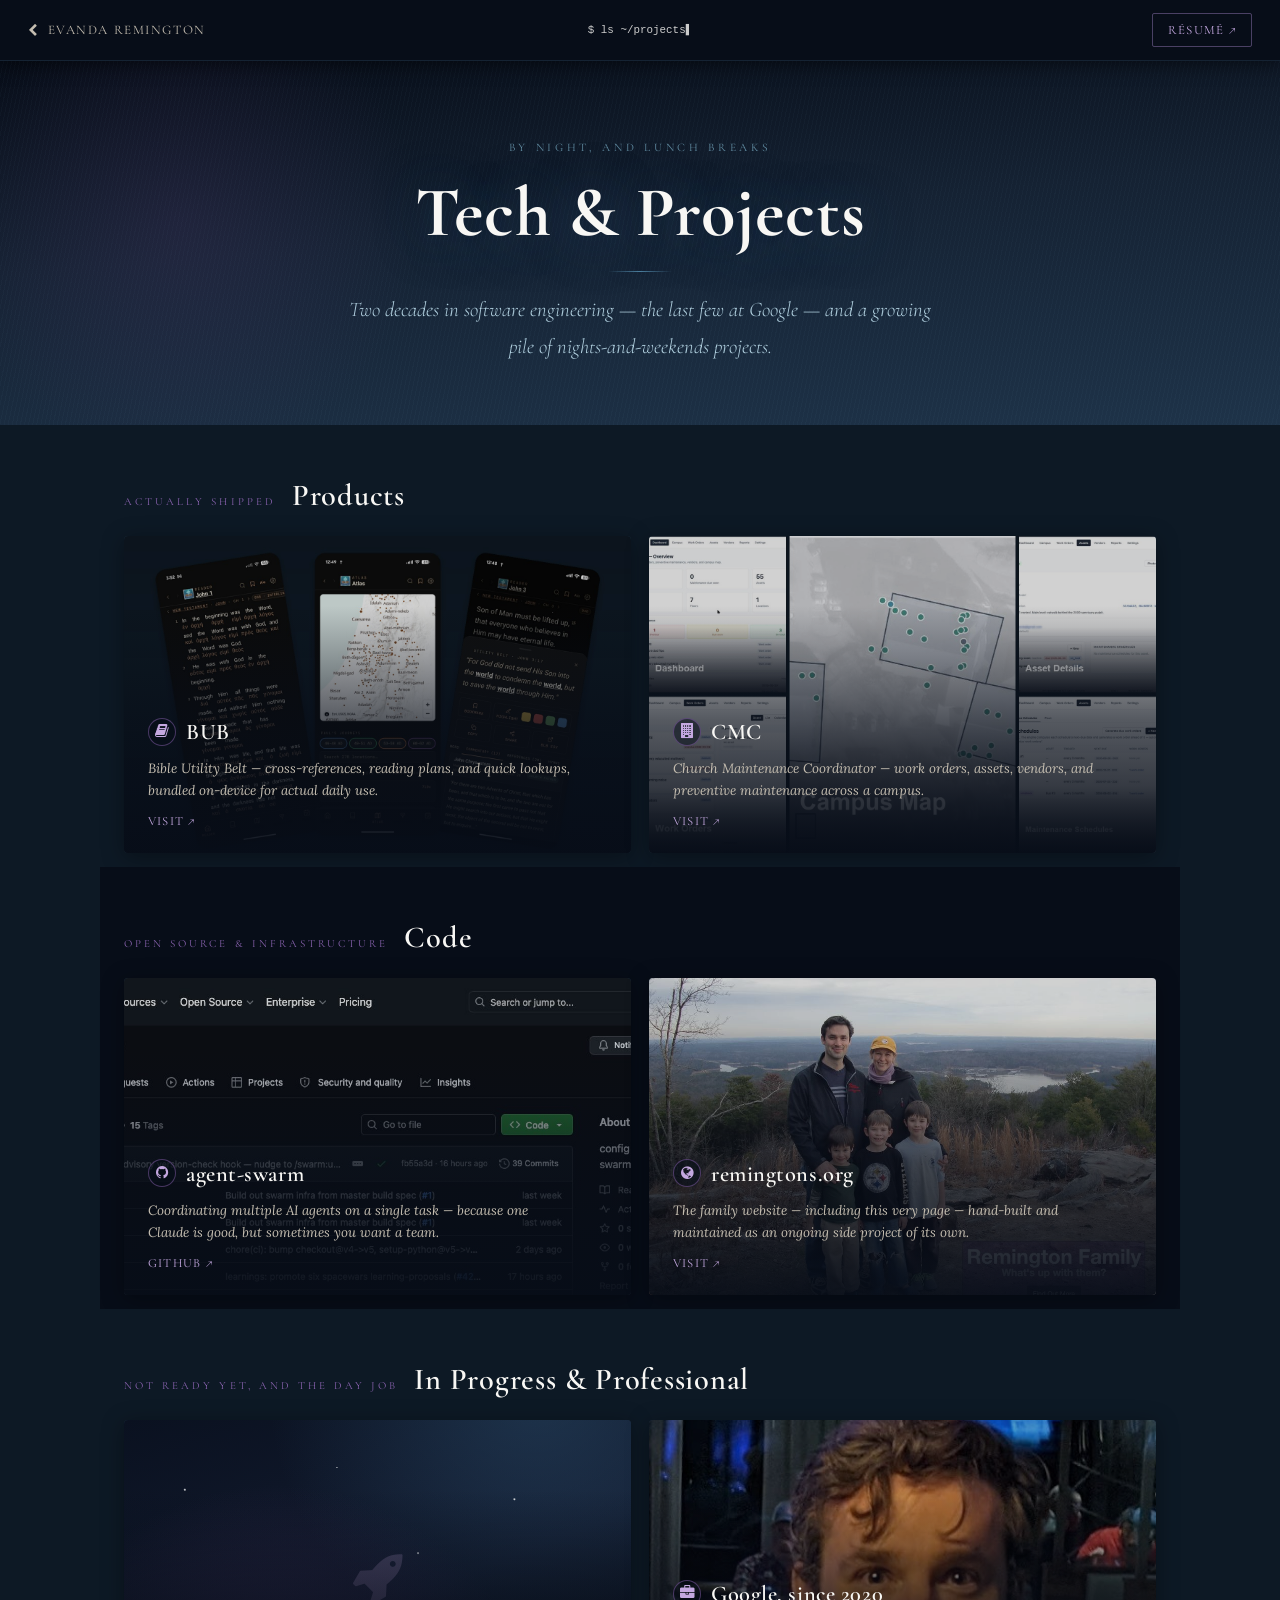
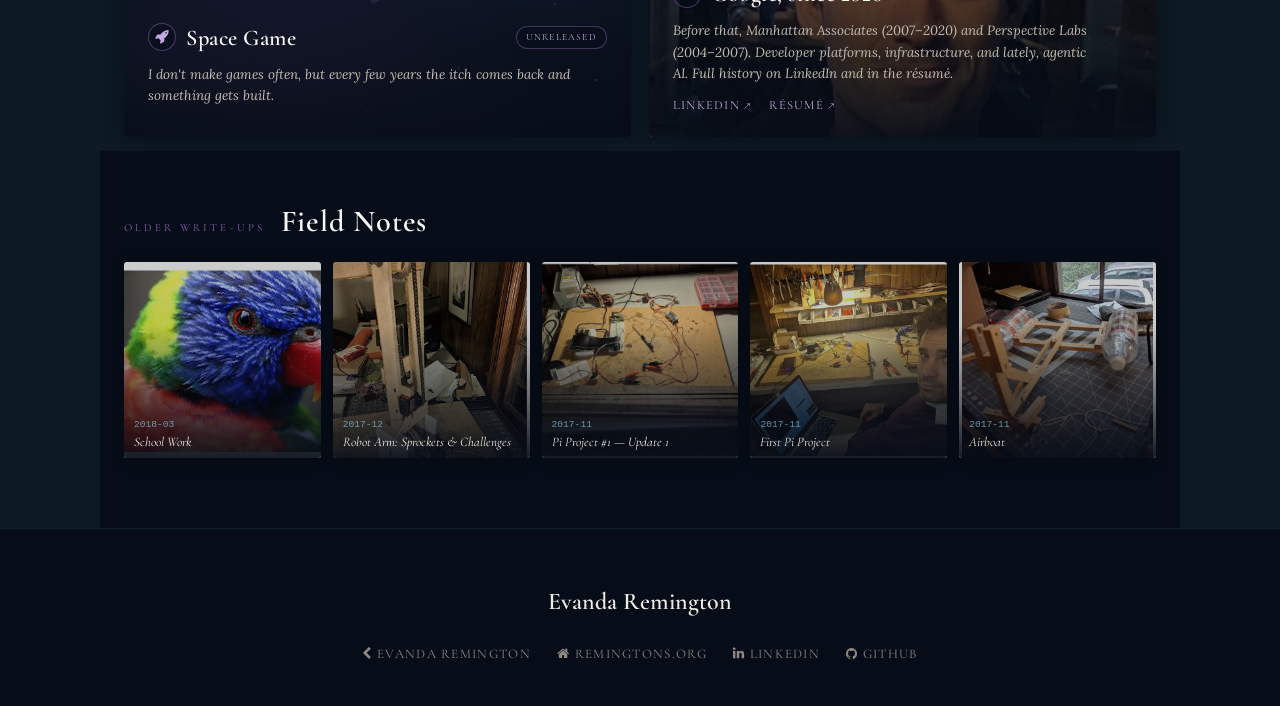
<file: evanda/tech.html>
<!DOCTYPE html>
<html lang="en">
<head>
  <meta charset="utf-8">
  <meta http-equiv="X-UA-Compatible" content="IE=edge">
  <meta name="viewport" content="width=device-width, initial-scale=1">
  <meta name="description" content="Tech &amp; software projects by Evanda Remington — BUB, CMC, agent-swarm, and more.">
  <title>Tech &amp; Projects — Evanda Remington</title>

  <link href="../css/font-awesome.min.css" rel="stylesheet" type="text/css">
  <link href="https://fonts.googleapis.com/css2?family=Cormorant+Garamond:ital,wght@0,300;0,400;0,600;0,700;1,300;1,400&family=Lora:ital,wght@0,400;0,500;1,400&display=swap" rel="stylesheet">

  <style>
    :root {
      --abyss:        #070d18;
      --storm-deep:   #0d1925;
      --storm-dark:   #152233;
      --storm-mid:    #1e3349;
      --storm-blue:   #2d5070;
      --steel:        #4a7e9e;
      --mist:         #7eb4cc;
      --sky-pale:     #b0cfde;

      --linen:        #f8f7f4;
      --linen-warm:   #eeebe3;
      --linen-mid:    #c4bdb0;
      --linen-dark:   #8e8880;

      --purple:       #5e3d7a;
      --purple-mid:   #8a63b0;
      --purple-pale:  #c4a8e0;
    }

    * { box-sizing: border-box; }

    body {
      font-family: 'Lora', Georgia, serif;
      font-size: 17px;
      line-height: 1.75;
      background: var(--storm-deep);
      color: var(--linen);
      margin: 0;
      padding: 0;
    }

    h1, h2, h3, h4, h5 {
      font-family: 'Cormorant Garamond', 'Times New Roman', serif;
      font-weight: 600;
      letter-spacing: 0.025em;
    }

    a { color: var(--purple-pale); text-decoration: none; }
    a:hover { color: var(--linen); }

    /* ─── NAV ─── */
    .top-nav {
      background: var(--abyss);
      border-bottom: 1px solid rgba(74,126,158,0.2);
      padding: 13px 28px;
      display: grid;
      grid-template-columns: 1fr auto 1fr;
      align-items: center;
      position: sticky;
      top: 0;
      z-index: 200;
      box-shadow: 0 2px 20px rgba(0,0,0,0.55);
    }
    .nav-brand {
      font-family: 'Cormorant Garamond', serif;
      font-size: 0.82rem;
      letter-spacing: 0.12em;
      text-transform: uppercase;
      color: var(--linen-mid);
      display: flex;
      align-items: center;
      gap: 9px;
      transition: color 0.2s;
    }
    .nav-brand:hover { color: var(--linen); }
    .nav-terminal {
      text-align: center;
      font-family: 'Courier New', Courier, monospace;
      font-size: 0.68rem;
      color: rgba(248,247,244,0.82);
      white-space: nowrap;
    }
    .nav-terminal code { font-family: inherit; }
    @media (max-width: 760px) { .nav-terminal { display: none; } }
    .nav-resume {
      font-family: 'Cormorant Garamond', serif;
      font-size: 0.8rem;
      letter-spacing: 0.1em;
      text-transform: uppercase;
      color: var(--purple-pale);
      border: 1px solid rgba(155,126,192,0.45);
      padding: 5px 15px;
      border-radius: 2px;
      white-space: nowrap;
      transition: color 0.2s, border-color 0.2s, background 0.2s;
      justify-self: end;
    }
    .nav-resume:hover {
      color: var(--linen);
      border-color: var(--purple-mid);
      background: rgba(94,61,122,0.22);
    }
    .blink { animation: blink-cur 1.1s step-end infinite; }
    @keyframes blink-cur {
      0%, 100% { opacity: 1; }
      50%       { opacity: 0; }
    }

    /* ─── HERO ─── */
    .hero {
      position: relative;
      background: linear-gradient(175deg, var(--abyss) 0%, var(--storm-dark) 45%, var(--storm-mid) 100%);
      display: flex;
      flex-direction: column;
      align-items: center;
      justify-content: center;
      padding: 76px 24px 60px;
      text-align: center;
      overflow: hidden;
    }
    .hero::before {
      content: '';
      position: absolute;
      inset: 0;
      background-image:
        repeating-linear-gradient(
          102deg,
          transparent 0px,
          transparent 3px,
          rgba(126,180,204,0.03) 3px,
          rgba(126,180,204,0.03) 4px
        );
      pointer-events: none;
    }
    .hero::after {
      content: '';
      position: absolute;
      bottom: -60px;
      left: -80px;
      width: 520px;
      height: 520px;
      border-radius: 50%;
      background: radial-gradient(circle, rgba(94,61,122,0.18) 0%, transparent 65%);
      pointer-events: none;
    }
    .hero-eyebrow {
      font-family: 'Cormorant Garamond', serif;
      font-size: 0.72rem;
      letter-spacing: 0.32em;
      text-transform: uppercase;
      color: var(--mist);
      opacity: 0.75;
      margin: 0 0 18px;
      position: relative;
    }
    .hero-name {
      font-family: 'Cormorant Garamond', serif;
      font-size: clamp(2.4rem, 6.5vw, 4.4rem);
      font-weight: 700;
      color: var(--linen);
      margin: 0 0 6px;
      line-height: 1.05;
      position: relative;
      text-shadow: 0 4px 50px rgba(45,80,112,0.55), 0 0 100px rgba(94,61,122,0.2);
      letter-spacing: 0.01em;
    }
    .hero-divider {
      width: 64px;
      height: 1px;
      background: linear-gradient(90deg, transparent, var(--steel), transparent);
      margin: 16px auto 20px;
      position: relative;
    }
    .hero-sub {
      font-family: 'Cormorant Garamond', serif;
      font-style: italic;
      font-size: clamp(1.0rem, 2.2vw, 1.3rem);
      font-weight: 300;
      color: var(--sky-pale);
      max-width: 600px;
      margin: 0;
      position: relative;
    }

    /* ─── SECTIONS ─── */
    .sw-dark    { background: var(--storm-deep); }
    .sw-deeper  { background: var(--abyss); }

    .section {
      max-width: 1080px;
      margin: 0 auto;
      padding: 54px 24px 14px;
    }
    .section:last-of-type { padding-bottom: 70px; }

    .sec-head {
      display: flex;
      align-items: baseline;
      gap: 16px;
      margin-bottom: 22px;
      flex-wrap: wrap;
    }
    .sec-eyebrow {
      font-family: 'Cormorant Garamond', serif;
      font-size: 0.68rem;
      letter-spacing: 0.28em;
      text-transform: uppercase;
      color: var(--purple-mid);
    }
    .sec-title {
      font-family: 'Cormorant Garamond', serif;
      font-size: clamp(1.5rem, 3vw, 1.9rem);
      font-weight: 600;
      color: var(--linen);
      margin: 0;
      line-height: 1.15;
    }

    /* ─── VISUAL TILES ─── */
    .visual-grid {
      display: grid;
      grid-template-columns: repeat(2, 1fr);
      gap: 18px;
    }
    @media (max-width: 680px) { .visual-grid { grid-template-columns: 1fr; } }

    .visual-tile {
      position: relative;
      display: block;
      overflow: hidden;
      border-radius: 4px;
      aspect-ratio: 16 / 10;
      background: var(--storm-mid);
      box-shadow: 0 4px 22px rgba(0,0,0,0.35);
    }
    .visual-tile img {
      width: 100%;
      height: 100%;
      object-fit: cover;
      display: block;
      filter: brightness(0.82) saturate(0.9);
      transition: transform 0.5s ease, filter 0.35s ease;
    }
    .visual-tile:hover img {
      transform: scale(1.045);
      filter: brightness(0.95) saturate(1);
    }
    .visual-overlay {
      position: absolute;
      inset: 0;
      display: flex;
      flex-direction: column;
      justify-content: flex-end;
      padding: 22px 24px 20px;
      background: linear-gradient(to top, rgba(7,13,24,0.94) 0%, rgba(7,13,24,0.6) 42%, transparent 78%);
    }
    .visual-head-row {
      display: flex;
      align-items: center;
      gap: 10px;
      margin-bottom: 5px;
    }
    .visual-icon {
      width: 28px;
      height: 28px;
      flex-shrink: 0;
      border-radius: 50%;
      border: 1px solid rgba(138,99,176,0.5);
      background: rgba(7,13,24,0.55);
      display: flex;
      align-items: center;
      justify-content: center;
      font-size: 0.92rem;
      color: var(--purple-pale);
    }
    .visual-title {
      font-family: 'Cormorant Garamond', serif;
      font-size: 1.4rem;
      font-weight: 600;
      color: var(--linen);
      margin: 0;
    }
    .visual-badge {
      margin-left: auto;
      font-family: 'Cormorant Garamond', serif;
      font-size: 0.6rem;
      letter-spacing: 0.13em;
      text-transform: uppercase;
      color: var(--purple-pale);
      border: 1px solid rgba(138,99,176,0.45);
      padding: 2px 9px;
      border-radius: 999px;
      background: rgba(7,13,24,0.5);
      white-space: nowrap;
    }
    .visual-desc {
      font-size: 0.84rem;
      font-style: italic;
      color: var(--linen-mid);
      margin: 2px 0 10px;
      max-width: 92%;
      line-height: 1.6;
    }
    .visual-cta {
      font-family: 'Cormorant Garamond', serif;
      font-size: 0.78rem;
      letter-spacing: 0.1em;
      text-transform: uppercase;
      color: var(--purple-pale);
      transition: color 0.2s;
    }
    .visual-tile:hover .visual-cta { color: var(--linen); }
    .visual-links {
      display: flex;
      gap: 18px;
      position: relative;
      z-index: 2;
    }
    .visual-links a {
      font-family: 'Cormorant Garamond', serif;
      font-size: 0.78rem;
      letter-spacing: 0.1em;
      text-transform: uppercase;
      color: var(--purple-pale);
    }
    .visual-links a:hover { color: var(--linen); }

    /* single-tile rows */
    .visual-grid.single { grid-template-columns: 1fr; }
    .visual-grid.single .visual-tile { aspect-ratio: 21 / 9; }
    @media (max-width: 680px) { .visual-grid.single .visual-tile { aspect-ratio: 16 / 10; } }

    /* starfield placeholder for unreleased project */
    .starfield {
      position: absolute;
      inset: 0;
      background:
        radial-gradient(1.5px 1.5px at 12% 22%, #fff, transparent),
        radial-gradient(1.5px 1.5px at 28% 68%, #fff, transparent),
        radial-gradient(1px 1px at 42% 15%, rgba(255,255,255,0.85), transparent),
        radial-gradient(1.5px 1.5px at 58% 42%, #fff, transparent),
        radial-gradient(1px 1px at 66% 78%, rgba(255,255,255,0.8), transparent),
        radial-gradient(1.5px 1.5px at 77% 25%, #fff, transparent),
        radial-gradient(1px 1px at 85% 58%, rgba(255,255,255,0.85), transparent),
        radial-gradient(1.5px 1.5px at 93% 82%, #fff, transparent),
        radial-gradient(1px 1px at 20% 88%, rgba(255,255,255,0.75), transparent),
        radial-gradient(1px 1px at 48% 92%, rgba(255,255,255,0.7), transparent),
        radial-gradient(circle at 30% 105%, rgba(94,61,122,0.55) 0%, transparent 55%),
        radial-gradient(circle at 82% -10%, rgba(45,80,112,0.5) 0%, transparent 50%),
        linear-gradient(160deg, #0a1120 0%, #131c30 55%, #0d1420 100%);
      transition: transform 0.5s ease;
    }
    .visual-tile:hover .starfield { transform: scale(1.045); }
    .starfield-rocket {
      position: absolute;
      inset: 0;
      display: flex;
      align-items: center;
      justify-content: center;
      font-size: 3.4rem;
      color: rgba(196,168,224,0.28);
    }

    /* ─── FIELD NOTES GRID ─── */
    .notes-grid {
      display: grid;
      grid-template-columns: repeat(5, 1fr);
      gap: 12px;
    }
    @media (max-width: 820px) { .notes-grid { grid-template-columns: repeat(3, 1fr); } }
    @media (max-width: 480px) { .notes-grid { grid-template-columns: repeat(2, 1fr); } }

    .note-tile {
      position: relative;
      display: block;
      overflow: hidden;
      border-radius: 3px;
      aspect-ratio: 1 / 1;
      box-shadow: 0 3px 14px rgba(0,0,0,0.3);
    }
    .note-tile img {
      width: 100%;
      height: 100%;
      object-fit: cover;
      display: block;
      filter: brightness(0.8) saturate(0.85);
      transition: transform 0.45s ease, filter 0.3s ease;
    }
    .note-tile:hover img {
      transform: scale(1.06);
      filter: brightness(0.95) saturate(1);
    }
    .note-overlay {
      position: absolute;
      inset: 0;
      display: flex;
      flex-direction: column;
      justify-content: flex-end;
      padding: 10px 10px 8px;
      background: linear-gradient(to top, rgba(7,13,24,0.92) 0%, transparent 68%);
    }
    .note-date {
      font-family: 'Courier New', Courier, monospace;
      font-size: 0.6rem;
      color: var(--mist);
      opacity: 0.8;
    }
    .note-title {
      font-family: 'Cormorant Garamond', serif;
      font-style: italic;
      font-size: 0.82rem;
      color: var(--linen-warm);
      line-height: 1.25;
    }

    /* ─── FOOTER ─── */
    .footer {
      background: var(--abyss);
      border-top: 1px solid rgba(74,126,158,0.18);
      padding: 52px 24px 40px;
      text-align: center;
    }
    .footer-name {
      font-family: 'Cormorant Garamond', serif;
      font-size: 1.5rem;
      font-weight: 600;
      color: var(--linen-warm);
      margin: 0 0 20px;
    }
    .footer-links {
      display: flex;
      gap: 26px;
      justify-content: center;
      flex-wrap: wrap;
      margin: 0;
    }
    .footer-links a {
      font-family: 'Cormorant Garamond', serif;
      font-size: 0.82rem;
      letter-spacing: 0.1em;
      text-transform: uppercase;
      color: var(--linen-dark);
      transition: color 0.2s;
    }
    .footer-links a:hover { color: var(--purple-pale); }

    /* ─── SCROLL FADE-IN ─── */
    .fade-in {
      opacity: 0;
      transform: translateY(22px);
      transition: opacity 0.7s ease, transform 0.7s ease;
    }
    .fade-in.in { opacity: 1; transform: translateY(0); }
  </style>
</head>
<body>

<!-- NAV -->
<nav class="top-nav">
  <a href="index.html" class="nav-brand">
    <i class="fa fa-chevron-left"></i> Evanda Remington
  </a>
  <div class="nav-terminal"><code>$ ls ~/projects<span class="blink">▌</span></code></div>
  <a href="https://docs.google.com/document/d/1GAhr1mApd8m_CprgwjV3SSKqwEH_UVifE0VTvzAHfXA/edit?tab=t.0" class="nav-resume" target="_blank">Résumé ↗</a>
</nav>

<!-- HERO -->
<header class="hero">
  <div class="hero-eyebrow">By night, and lunch breaks</div>
  <h1 class="hero-name">Tech &amp; Projects</h1>
  <div class="hero-divider"></div>
  <p class="hero-sub">Two decades in software engineering — the last few at Google — and a growing pile of nights-and-weekends projects.</p>
</header>

<!-- PRODUCTS -->
<section class="sw-dark section fade-in">
  <div class="sec-head">
    <div class="sec-eyebrow">Actually shipped</div>
    <h2 class="sec-title">Products</h2>
  </div>
  <div class="visual-grid">
    <a class="visual-tile" href="https://www.remingtons.org/bub" target="_blank">
      <img src="images/tech/bub-crop.jpg" alt="BUB app screenshots — Atlas, Interlinear, and Verse Utility Belt">
      <div class="visual-overlay">
        <div class="visual-head-row">
          <span class="visual-icon"><i class="fa fa-book"></i></span>
          <h3 class="visual-title">BUB</h3>
        </div>
        <p class="visual-desc">Bible Utility Belt — cross-references, reading plans, and quick lookups, bundled on-device for actual daily use.</p>
        <span class="visual-cta">Visit ↗</span>
      </div>
    </a>
    <a class="visual-tile" href="https://www.remingtons.org/cmc" target="_blank">
      <img src="images/tech/cmc-crop.jpg" alt="CMC app screenshots — Dashboard, Campus Map, Work Orders, Asset Details, and Maintenance Schedules">
      <div class="visual-overlay">
        <div class="visual-head-row">
          <span class="visual-icon"><i class="fa fa-building"></i></span>
          <h3 class="visual-title">CMC</h3>
        </div>
        <p class="visual-desc">Church Maintenance Coordinator — work orders, assets, vendors, and preventive maintenance across a campus.</p>
        <span class="visual-cta">Visit ↗</span>
      </div>
    </a>
  </div>
</section>

<!-- CODE -->
<section class="sw-deeper section fade-in">
  <div class="sec-head">
    <div class="sec-eyebrow">Open source &amp; infrastructure</div>
    <h2 class="sec-title">Code</h2>
  </div>
  <div class="visual-grid">
    <a class="visual-tile" href="https://github.com/evanda/agent-swarm" target="_blank">
      <img src="images/tech/agent-swarm-crop.jpg" alt="agent-swarm GitHub repository screenshot">
      <div class="visual-overlay">
        <div class="visual-head-row">
          <span class="visual-icon"><i class="fa fa-github"></i></span>
          <h3 class="visual-title">agent-swarm</h3>
        </div>
        <p class="visual-desc">Coordinating multiple AI agents on a single task — because one Claude is good, but sometimes you want a team.</p>
        <span class="visual-cta">GitHub ↗</span>
      </div>
    </a>
    <a class="visual-tile" href="https://www.remingtons.org">
      <img src="images/tech/remingtons-crop.jpg" alt="remingtons.org family website screenshot">
      <div class="visual-overlay">
        <div class="visual-head-row">
          <span class="visual-icon"><i class="fa fa-globe"></i></span>
          <h3 class="visual-title">remingtons.org</h3>
        </div>
        <p class="visual-desc">The family website — including this very page — hand-built and maintained as an ongoing side project of its own.</p>
        <span class="visual-cta">Visit ↗</span>
      </div>
    </a>
  </div>
</section>

<!-- IN PROGRESS + PROFESSIONAL -->
<section class="sw-dark section fade-in">
  <div class="sec-head">
    <div class="sec-eyebrow">Not ready yet, and the day job</div>
    <h2 class="sec-title">In Progress &amp; Professional</h2>
  </div>
  <div class="visual-grid">
    <div class="visual-tile">
      <div class="starfield"></div>
      <div class="starfield-rocket"><i class="fa fa-rocket"></i></div>
      <div class="visual-overlay">
        <div class="visual-head-row">
          <span class="visual-icon"><i class="fa fa-rocket"></i></span>
          <h3 class="visual-title">Space Game</h3>
          <span class="visual-badge">Unreleased</span>
        </div>
        <p class="visual-desc">I don't make games often, but every few years the itch comes back and something gets built.</p>
      </div>
    </div>
    <div class="visual-tile">
      <img src="images/tech/google-since-2020.jpg" alt="Evanda Remington">
      <div class="visual-overlay">
        <div class="visual-head-row">
          <span class="visual-icon"><i class="fa fa-briefcase"></i></span>
          <h3 class="visual-title">Google, since 2020</h3>
        </div>
        <p class="visual-desc">Before that, Manhattan Associates (2007–2020) and Perspective Labs (2004–2007). Developer platforms, infrastructure, and lately, agentic AI. Full history on LinkedIn and in the résumé.</p>
        <div class="visual-links">
          <a href="https://www.linkedin.com/in/evanda/" target="_blank">LinkedIn ↗</a>
          <a href="https://docs.google.com/document/d/1GAhr1mApd8m_CprgwjV3SSKqwEH_UVifE0VTvzAHfXA/edit?tab=t.0" target="_blank">Résumé ↗</a>
        </div>
      </div>
    </div>
  </div>
</section>

<!-- FIELD NOTES -->
<section class="sw-deeper section fade-in">
  <div class="sec-head">
    <div class="sec-eyebrow">Older write-ups</div>
    <h2 class="sec-title">Field Notes</h2>
  </div>
  <div class="notes-grid">
    <a class="note-tile" href="https://projects.remingtons.org/2018/03/school-work.html" target="_blank">
      <img src="images/tech/blog-school-work-crop.jpg" alt="School Work blog post">
      <div class="note-overlay">
        <span class="note-date">2018-03</span>
        <span class="note-title">School Work</span>
      </div>
    </a>
    <a class="note-tile" href="https://projects.remingtons.org/2017/12/robot-arm-sprockets-and-challenges.html" target="_blank">
      <img src="images/tech/blog-robot-arm-crop.jpg" alt="Robot Arm blog post">
      <div class="note-overlay">
        <span class="note-date">2017-12</span>
        <span class="note-title">Robot Arm: Sprockets &amp; Challenges</span>
      </div>
    </a>
    <a class="note-tile" href="https://projects.remingtons.org/2017/11/pi-prj-1-update-1.html" target="_blank">
      <img src="images/tech/blog-pi-update1-crop.jpg" alt="Pi Project 1 Update blog post">
      <div class="note-overlay">
        <span class="note-date">2017-11</span>
        <span class="note-title">Pi Project #1 — Update 1</span>
      </div>
    </a>
    <a class="note-tile" href="https://projects.remingtons.org/2017/11/first-pi-project.html" target="_blank">
      <img src="images/tech/blog-first-pi-crop.jpg" alt="First Pi Project blog post">
      <div class="note-overlay">
        <span class="note-date">2017-11</span>
        <span class="note-title">First Pi Project</span>
      </div>
    </a>
    <a class="note-tile" href="https://projects.remingtons.org/2017/11/airboat.html" target="_blank">
      <img src="images/tech/blog-airboat-crop.jpg" alt="Airboat blog post">
      <div class="note-overlay">
        <span class="note-date">2017-11</span>
        <span class="note-title">Airboat</span>
      </div>
    </a>
  </div>
</section>

<!-- FOOTER -->
<footer class="footer">
  <div class="footer-name">Evanda Remington</div>
  <div class="footer-links">
    <a href="index.html"><i class="fa fa-chevron-left"></i>&nbsp;Evanda Remington</a>
    <a href="../index.html"><i class="fa fa-home"></i>&nbsp;Remingtons.org</a>
    <a href="https://www.linkedin.com/in/evanda/" target="_blank"><i class="fa fa-linkedin"></i>&nbsp;LinkedIn</a>
    <a href="https://github.com/evanda" target="_blank"><i class="fa fa-github"></i>&nbsp;GitHub</a>
  </div>
</footer>

<script>
  const io = new IntersectionObserver((entries) => {
    entries.forEach(e => {
      if (e.isIntersecting) { e.target.classList.add('in'); io.unobserve(e.target); }
    });
  }, { threshold: 0.06 });
  document.querySelectorAll('.fade-in').forEach(el => io.observe(el));
</script>

</body>
</html>
</file>
<file: evanda/queue-sim/assets/index-CZX5rjXt.css>
._chart_15sdd_3{min-width:0;margin:0}._title_15sdd_8{color:var(--fg);margin:0 0 4px;font-size:12px;font-weight:600}._plot_15sdd_15{width:100%;min-width:0;color:var(--fg)}._plot_15sdd_15 .u-legend{color:var(--fg);text-align:left;font-size:11px}._plot_15sdd_15 .u-legend th{font-weight:400}._plot_15sdd_15 .u-legend .u-series{padding:0 6px 0 0}._plot_15sdd_15 .u-legend .u-series>*{padding:1px 2px}._plot_15sdd_15 .u-legend .u-marker{vertical-align:middle;width:14px;height:3px}._withControls_15sdd_46{position:relative}._toggle_15sdd_50{color:var(--muted);cursor:pointer;align-items:center;gap:4px;font-size:11px;display:inline-flex;position:absolute;top:0;right:0}.uplot,.uplot *,.uplot :before,.uplot :after{box-sizing:border-box}.uplot{width:min-content;font-family:system-ui,-apple-system,Segoe UI,Roboto,Helvetica Neue,Arial,Noto Sans,sans-serif,Apple Color Emoji,Segoe UI Emoji,Segoe UI Symbol,Noto Color Emoji;line-height:1.5}.u-title{text-align:center;font-size:18px;font-weight:700}.u-wrap{-webkit-user-select:none;user-select:none;position:relative}.u-over,.u-under{position:absolute}.u-under{overflow:hidden}.uplot canvas{width:100%;height:100%;display:block;position:relative}.u-axis{position:absolute}.u-legend{text-align:center;margin:auto;font-size:14px}.u-inline{display:block}.u-inline *{display:inline-block}.u-inline tr{margin-right:16px}.u-legend th{font-weight:600}.u-legend th>*{vertical-align:middle;display:inline-block}.u-legend .u-marker{width:1em;height:1em;margin-right:4px;background-clip:padding-box!important}.u-inline.u-live th:after{content:":";vertical-align:middle}.u-inline:not(.u-live) .u-value{display:none}.u-series>*{padding:4px}.u-series th{cursor:pointer}.u-legend .u-off>*{opacity:.3}.u-select{pointer-events:none;background:#00000012;position:absolute}.u-cursor-x,.u-cursor-y{pointer-events:none;will-change:transform;position:absolute;top:0;left:0}.u-hz .u-cursor-x,.u-vt .u-cursor-y{border-right:1px dashed #607d8b;height:100%}.u-hz .u-cursor-y,.u-vt .u-cursor-x{border-bottom:1px dashed #607d8b;width:100%}.u-cursor-pt{pointer-events:none;will-change:transform;border:0 solid;border-radius:50%;position:absolute;top:0;left:0;background-clip:padding-box!important}.u-axis.u-off,.u-select.u-off,.u-cursor-x.u-off,.u-cursor-y.u-off,.u-cursor-pt.u-off{display:none}.react-flow{--xy-edge-stroke-default:#b1b1b7;--xy-edge-stroke-width-default:1;--xy-edge-stroke-selected-default:#555;--xy-connectionline-stroke-default:#b1b1b7;--xy-connectionline-stroke-width-default:1;--xy-attribution-background-color-default:#ffffff80;--xy-minimap-background-color-default:#fff;--xy-minimap-mask-background-color-default:#f0f0f099;--xy-minimap-mask-stroke-color-default:transparent;--xy-minimap-mask-stroke-width-default:1;--xy-minimap-node-background-color-default:#e2e2e2;--xy-minimap-node-stroke-color-default:transparent;--xy-minimap-node-stroke-width-default:2;--xy-background-color-default:transparent;--xy-background-pattern-dots-color-default:#91919a;--xy-background-pattern-lines-color-default:#eee;--xy-background-pattern-cross-color-default:#e2e2e2;background-color:var(--xy-background-color,var(--xy-background-color-default));--xy-node-color-default:inherit;--xy-node-border-default:1px solid #1a192b;--xy-node-background-color-default:#fff;--xy-node-group-background-color-default:#f0f0f040;--xy-node-boxshadow-hover-default:0 1px 4px 1px #00000014;--xy-node-boxshadow-selected-default:0 0 0 .5px #1a192b;--xy-node-border-radius-default:3px;--xy-handle-background-color-default:#1a192b;--xy-handle-border-color-default:#fff;--xy-selection-background-color-default:#0059dc14;--xy-selection-border-default:1px dotted #0059dccc;--xy-controls-button-background-color-default:#fefefe;--xy-controls-button-background-color-hover-default:#f4f4f4;--xy-controls-button-color-default:inherit;--xy-controls-button-color-hover-default:inherit;--xy-controls-button-border-color-default:#eee;--xy-controls-box-shadow-default:0 0 2px 1px #00000014;--xy-edge-label-background-color-default:#fff;--xy-edge-label-color-default:inherit;--xy-resize-background-color-default:#3367d9;direction:ltr}.react-flow.dark{--xy-edge-stroke-default:#3e3e3e;--xy-edge-stroke-width-default:1;--xy-edge-stroke-selected-default:#727272;--xy-connectionline-stroke-default:#b1b1b7;--xy-connectionline-stroke-width-default:1;--xy-attribution-background-color-default:#96969640;--xy-minimap-background-color-default:#141414;--xy-minimap-mask-background-color-default:#3c3c3c99;--xy-minimap-mask-stroke-color-default:transparent;--xy-minimap-mask-stroke-width-default:1;--xy-minimap-node-background-color-default:#2b2b2b;--xy-minimap-node-stroke-color-default:transparent;--xy-minimap-node-stroke-width-default:2;--xy-background-color-default:#141414;--xy-background-pattern-dots-color-default:#555;--xy-background-pattern-lines-color-default:#333;--xy-background-pattern-cross-color-default:#333;--xy-node-color-default:#f8f8f8;--xy-node-border-default:1px solid #3c3c3c;--xy-node-background-color-default:#1e1e1e;--xy-node-group-background-color-default:#f0f0f040;--xy-node-boxshadow-hover-default:0 1px 4px 1px #ffffff14;--xy-node-boxshadow-selected-default:0 0 0 .5px #999;--xy-handle-background-color-default:#bebebe;--xy-handle-border-color-default:#1e1e1e;--xy-selection-background-color-default:#c8c8dc14;--xy-selection-border-default:1px dotted #c8c8dccc;--xy-controls-button-background-color-default:#2b2b2b;--xy-controls-button-background-color-hover-default:#3e3e3e;--xy-controls-button-color-default:#f8f8f8;--xy-controls-button-color-hover-default:#fff;--xy-controls-button-border-color-default:#5b5b5b;--xy-controls-box-shadow-default:0 0 2px 1px #00000014;--xy-edge-label-background-color-default:#141414;--xy-edge-label-color-default:#f8f8f8}.react-flow__background{background-color:var(--xy-background-color-props,var(--xy-background-color,var(--xy-background-color-default)));pointer-events:none;z-index:-1}.react-flow__container{width:100%;height:100%;position:absolute;top:0;left:0}.react-flow__pane{z-index:1;touch-action:none}.react-flow__pane.draggable{cursor:grab}.react-flow__pane.dragging{cursor:grabbing}.react-flow__pane.selection{cursor:pointer}.react-flow__viewport{transform-origin:0 0;z-index:2;pointer-events:none}.react-flow__renderer{z-index:4}.react-flow__selection{z-index:6}.react-flow__nodesselection-rect:focus,.react-flow__nodesselection-rect:focus-visible{outline:none}.react-flow__edge-path{stroke:var(--xy-edge-stroke,var(--xy-edge-stroke-default));stroke-width:var(--xy-edge-stroke-width,var(--xy-edge-stroke-width-default));fill:none}.react-flow__connection-path{stroke:var(--xy-connectionline-stroke,var(--xy-connectionline-stroke-default));stroke-width:var(--xy-connectionline-stroke-width,var(--xy-connectionline-stroke-width-default));fill:none}.react-flow .react-flow__edges{position:absolute}.react-flow .react-flow__edges svg{pointer-events:none;position:absolute;overflow:visible}.react-flow__edge{pointer-events:visibleStroke}.react-flow__edge.selectable{cursor:pointer}.react-flow__edge.animated path{stroke-dasharray:5;animation:.5s linear infinite dashdraw}.react-flow__edge.animated path.react-flow__edge-interaction{stroke-dasharray:none;animation:none}.react-flow__edge.inactive{pointer-events:none}.react-flow__edge.selected,.react-flow__edge:focus,.react-flow__edge:focus-visible{outline:none}.react-flow__edge.selected .react-flow__edge-path,.react-flow__edge.selectable:focus .react-flow__edge-path,.react-flow__edge.selectable:focus-visible .react-flow__edge-path{stroke:var(--xy-edge-stroke-selected,var(--xy-edge-stroke-selected-default))}.react-flow__edge-textwrapper{pointer-events:all}.react-flow__edge .react-flow__edge-text{pointer-events:none;-webkit-user-select:none;user-select:none}.react-flow__arrowhead polyline{stroke:var(--xy-edge-stroke,var(--xy-edge-stroke-default))}.react-flow__arrowhead polyline.arrowclosed{fill:var(--xy-edge-stroke,var(--xy-edge-stroke-default))}.react-flow__connection{pointer-events:none}.react-flow__connection .animated{stroke-dasharray:5;animation:.5s linear infinite dashdraw}svg.react-flow__connectionline{z-index:1001;position:absolute;overflow:visible}.react-flow__nodes{pointer-events:none;transform-origin:0 0}.react-flow__node{-webkit-user-select:none;user-select:none;pointer-events:all;transform-origin:0 0;box-sizing:border-box;cursor:default;position:absolute}.react-flow__node.selectable{cursor:pointer}.react-flow__node.draggable{cursor:grab;pointer-events:all}.react-flow__node.draggable.dragging{cursor:grabbing}.react-flow__nodesselection{z-index:3;transform-origin:0 0;pointer-events:none}.react-flow__nodesselection-rect{pointer-events:all;cursor:grab;position:absolute}.react-flow__handle{pointer-events:none;background-color:var(--xy-handle-background-color,var(--xy-handle-background-color-default));border:1px solid var(--xy-handle-border-color,var(--xy-handle-border-color-default));border-radius:100%;width:6px;min-width:5px;height:6px;min-height:5px;position:absolute}.react-flow__handle.connectingfrom{pointer-events:all}.react-flow__handle.connectionindicator{pointer-events:all;cursor:crosshair}.react-flow__handle-bottom{top:auto;bottom:0;left:50%;transform:translate(-50%,50%)}.react-flow__handle-top{top:0;left:50%;transform:translate(-50%,-50%)}.react-flow__handle-left{top:50%;left:0;transform:translate(-50%,-50%)}.react-flow__handle-right{top:50%;right:0;transform:translate(50%,-50%)}.react-flow__edgeupdater{cursor:move;pointer-events:all}.react-flow__pane.selection .react-flow__panel{pointer-events:none}.react-flow__panel{z-index:5;margin:15px;position:absolute}.react-flow__panel.top{top:0}.react-flow__panel.bottom{bottom:0}.react-flow__panel.top.center,.react-flow__panel.bottom.center{left:50%;transform:translate(-15px)translate(-50%)}.react-flow__panel.left{left:0}.react-flow__panel.right{right:0}.react-flow__panel.left.center,.react-flow__panel.right.center{top:50%;transform:translateY(-15px)translateY(-50%)}.react-flow__attribution{background:var(--xy-attribution-background-color,var(--xy-attribution-background-color-default));margin:0;padding:2px 3px;font-size:10px}.react-flow__attribution a{color:#999;text-decoration:none}@keyframes dashdraw{0%{stroke-dashoffset:10px}}.react-flow__edgelabel-renderer{pointer-events:none;-webkit-user-select:none;user-select:none;width:100%;height:100%;position:absolute;top:0;left:0}.react-flow__viewport-portal{-webkit-user-select:none;user-select:none;width:100%;height:100%;position:absolute;top:0;left:0}.react-flow__minimap{background:var(--xy-minimap-background-color-props,var(--xy-minimap-background-color,var(--xy-minimap-background-color-default)))}.react-flow__minimap-svg{display:block}.react-flow__minimap-mask{fill:var(--xy-minimap-mask-background-color-props,var(--xy-minimap-mask-background-color,var(--xy-minimap-mask-background-color-default)));stroke:var(--xy-minimap-mask-stroke-color-props,var(--xy-minimap-mask-stroke-color,var(--xy-minimap-mask-stroke-color-default)));stroke-width:var(--xy-minimap-mask-stroke-width-props,var(--xy-minimap-mask-stroke-width,var(--xy-minimap-mask-stroke-width-default)))}.react-flow__minimap-node{fill:var(--xy-minimap-node-background-color-props,var(--xy-minimap-node-background-color,var(--xy-minimap-node-background-color-default)));stroke:var(--xy-minimap-node-stroke-color-props,var(--xy-minimap-node-stroke-color,var(--xy-minimap-node-stroke-color-default)));stroke-width:var(--xy-minimap-node-stroke-width-props,var(--xy-minimap-node-stroke-width,var(--xy-minimap-node-stroke-width-default)))}.react-flow__background-pattern.dots{fill:var(--xy-background-pattern-color-props,var(--xy-background-pattern-color,var(--xy-background-pattern-dots-color-default)))}.react-flow__background-pattern.lines{stroke:var(--xy-background-pattern-color-props,var(--xy-background-pattern-color,var(--xy-background-pattern-lines-color-default)))}.react-flow__background-pattern.cross{stroke:var(--xy-background-pattern-color-props,var(--xy-background-pattern-color,var(--xy-background-pattern-cross-color-default)))}.react-flow__controls{box-shadow:var(--xy-controls-box-shadow,var(--xy-controls-box-shadow-default));flex-direction:column;display:flex}.react-flow__controls.horizontal{flex-direction:row}.react-flow__controls-button{background:var(--xy-controls-button-background-color,var(--xy-controls-button-background-color-default));border:none;border-bottom:1px solid var(--xy-controls-button-border-color-props,var(--xy-controls-button-border-color,var(--xy-controls-button-border-color-default)));width:26px;height:26px;color:var(--xy-controls-button-color-props,var(--xy-controls-button-color,var(--xy-controls-button-color-default)));cursor:pointer;-webkit-user-select:none;user-select:none;justify-content:center;align-items:center;padding:4px;display:flex}.react-flow__controls-button svg{fill:currentColor;width:100%;max-width:12px;max-height:12px}.react-flow__edge.updating .react-flow__edge-path{stroke:#777}.react-flow__edge-text{font-size:10px}.react-flow__node.selectable:focus,.react-flow__node.selectable:focus-visible{outline:none}.react-flow__node-input,.react-flow__node-default,.react-flow__node-output,.react-flow__node-group{border-radius:var(--xy-node-border-radius,var(--xy-node-border-radius-default));width:150px;color:var(--xy-node-color,var(--xy-node-color-default));text-align:center;border:var(--xy-node-border,var(--xy-node-border-default));background-color:var(--xy-node-background-color,var(--xy-node-background-color-default));padding:10px;font-size:12px}.react-flow__node-input.selectable:hover,.react-flow__node-default.selectable:hover,.react-flow__node-output.selectable:hover,.react-flow__node-group.selectable:hover{box-shadow:var(--xy-node-boxshadow-hover,var(--xy-node-boxshadow-hover-default))}.react-flow__node-input.selectable.selected,.react-flow__node-input.selectable:focus,.react-flow__node-input.selectable:focus-visible,.react-flow__node-default.selectable.selected,.react-flow__node-default.selectable:focus,.react-flow__node-default.selectable:focus-visible,.react-flow__node-output.selectable.selected,.react-flow__node-output.selectable:focus,.react-flow__node-output.selectable:focus-visible,.react-flow__node-group.selectable.selected,.react-flow__node-group.selectable:focus,.react-flow__node-group.selectable:focus-visible{box-shadow:var(--xy-node-boxshadow-selected,var(--xy-node-boxshadow-selected-default))}.react-flow__node-group{background-color:var(--xy-node-group-background-color,var(--xy-node-group-background-color-default))}.react-flow__nodesselection-rect,.react-flow__selection{background:var(--xy-selection-background-color,var(--xy-selection-background-color-default));border:var(--xy-selection-border,var(--xy-selection-border-default))}.react-flow__nodesselection-rect:focus,.react-flow__nodesselection-rect:focus-visible,.react-flow__selection:focus,.react-flow__selection:focus-visible{outline:none}.react-flow__controls-button:hover{background:var(--xy-controls-button-background-color-hover-props,var(--xy-controls-button-background-color-hover,var(--xy-controls-button-background-color-hover-default)));color:var(--xy-controls-button-color-hover-props,var(--xy-controls-button-color-hover,var(--xy-controls-button-color-hover-default)))}.react-flow__controls-button:disabled{pointer-events:none}.react-flow__controls-button:disabled svg{fill-opacity:.4}.react-flow__controls-button:last-child{border-bottom:none}.react-flow__controls.horizontal .react-flow__controls-button{border-bottom:none;border-right:1px solid var(--xy-controls-button-border-color-props,var(--xy-controls-button-border-color,var(--xy-controls-button-border-color-default)))}.react-flow__controls.horizontal .react-flow__controls-button:last-child{border-right:none}.react-flow__resize-control{position:absolute}.react-flow__resize-control.left,.react-flow__resize-control.right{cursor:ew-resize}.react-flow__resize-control.top,.react-flow__resize-control.bottom{cursor:ns-resize}.react-flow__resize-control.top.left,.react-flow__resize-control.bottom.right{cursor:nwse-resize}.react-flow__resize-control.bottom.left,.react-flow__resize-control.top.right{cursor:nesw-resize}.react-flow__resize-control.handle{background-color:var(--xy-resize-background-color,var(--xy-resize-background-color-default));border:1px solid #fff;border-radius:1px;width:5px;height:5px;translate:-50% -50%}.react-flow__resize-control.handle.left{top:50%;left:0}.react-flow__resize-control.handle.right{top:50%;left:100%}.react-flow__resize-control.handle.top{top:0;left:50%}.react-flow__resize-control.handle.bottom{top:100%;left:50%}.react-flow__resize-control.handle.top.left,.react-flow__resize-control.handle.bottom.left{left:0}.react-flow__resize-control.handle.top.right,.react-flow__resize-control.handle.bottom.right{left:100%}.react-flow__resize-control.line{border-color:var(--xy-resize-background-color,var(--xy-resize-background-color-default));border-style:solid;border-width:0}.react-flow__resize-control.line.left,.react-flow__resize-control.line.right{width:1px;height:100%;top:0;transform:translate(-50%)}.react-flow__resize-control.line.left{border-left-width:1px;left:0}.react-flow__resize-control.line.right{border-right-width:1px;left:100%}.react-flow__resize-control.line.top,.react-flow__resize-control.line.bottom{width:100%;height:1px;left:0;transform:translateY(-50%)}.react-flow__resize-control.line.top{border-top-width:1px;top:0}.react-flow__resize-control.line.bottom{border-bottom-width:1px;top:100%}.react-flow__edge-textbg{fill:var(--xy-edge-label-background-color,var(--xy-edge-label-background-color-default))}.react-flow__edge-text{fill:var(--xy-edge-label-color,var(--xy-edge-label-color-default))}._canvas_1krtd_3{width:100%;height:100%;min-height:320px;position:relative}._empty_1krtd_10{height:100%;color:var(--muted);justify-content:center;align-items:center;display:flex}._focusHalo_1krtd_20{stroke:var(--fg);stroke-width:12px;stroke-opacity:.3;stroke-linecap:round;animation:2s ease-in-out infinite _focusHaloPulse_1krtd_1}@keyframes _focusHaloPulse_1krtd_1{0%,to{stroke-opacity:.3}50%{stroke-opacity:.1}}@media (prefers-reduced-motion:reduce){._focusHalo_1krtd_20{animation:none}}._pipeIdle_1krtd_48{stroke:var(--muted);opacity:.8;transition:opacity .4s,stroke .4s}._pipeWall_1krtd_56{stroke:var(--fg);opacity:.35;stroke-linecap:butt}._pipeInner_1krtd_62{stroke:var(--bg);stroke-linecap:butt}._pipeFill_1krtd_67{stroke-linecap:butt}._pipeFill_1krtd_67._band0_1krtd_71,._particle_1krtd_72._band0_1krtd_71{stroke:var(--age-0);fill:var(--age-0)}._pipeFill_1krtd_67._band1_1krtd_77,._particle_1krtd_72._band1_1krtd_77{stroke:var(--age-1);fill:var(--age-1)}._pipeFill_1krtd_67._band2_1krtd_83,._particle_1krtd_72._band2_1krtd_83{stroke:var(--age-2);fill:var(--age-2)}._pipeFill_1krtd_67._band3_1krtd_89,._particle_1krtd_72._band3_1krtd_89{stroke:var(--age-3);fill:var(--age-3)}._pipeFill_1krtd_67{fill:none!important}._arrow_1krtd_99{fill:var(--muted)}._arrowClogged_1krtd_103{fill:var(--fg)}._heldLabel_1krtd_107{fill:var(--fg);stroke:var(--bg);stroke-width:3px;paint-order:stroke;font-size:10px;font-weight:600}._particle_1krtd_72{stroke-width:1px;stroke:var(--bg)!important}._refusal_1krtd_125{cursor:help}._refusalDisc_1krtd_129{fill:var(--bg);stroke:var(--drop);stroke-width:2px;animation:.9s ease-in-out infinite alternate _refusalPulse_1krtd_1}._refusalGlyph_1krtd_136{fill:var(--drop);font-size:10px;font-weight:700}._refusalCount_1krtd_142{fill:var(--drop);font-variant-numeric:tabular-nums;stroke:var(--bg);stroke-width:3px;paint-order:stroke;font-size:10px;font-weight:700}@keyframes _refusalPulse_1krtd_1{0%{stroke-width:2px}to{stroke-width:4px}}@media (prefers-reduced-motion:reduce){._refusalDisc_1krtd_129{animation:none}}._ghostPath_1krtd_170{stroke:var(--border);stroke-width:1.5px;stroke-dasharray:4 4;opacity:.6;transition:opacity .4s}@media (prefers-reduced-motion:reduce){._ghostPath_1krtd_170,._pipeIdle_1krtd_48{transition:none}}._overlay_1krtd_187{z-index:7;max-width:320px;position:absolute;top:10px;left:10px}._connector_1krtd_195{pointer-events:none;z-index:6;width:100%;height:100%;position:absolute;inset:0;overflow:visible}._connectorLine_1krtd_205{stroke:var(--fg);stroke-width:1.5px;stroke-dasharray:6 4;opacity:.75}._connectorDot_1krtd_212{fill:var(--fg);opacity:.75}._node_dj574_3{box-sizing:border-box;border:2px solid var(--border);background:var(--panel);color:var(--fg);border-radius:8px;flex-direction:column;gap:4px;padding:6px 8px 8px;font-size:12px;line-height:1.35;transition:opacity .4s,border-color .4s,background-color .4s;display:flex;position:relative;overflow:hidden}._frame_healthy_dj574_24{border-color:var(--healthy)}._frame_degraded_dj574_28{border-color:var(--degraded);box-shadow:0 0 0 2px color-mix(in srgb, var(--degraded) 25%, transparent)}._frame_failed_dj574_33{border-color:var(--failed)}._external_dj574_38{border-style:dashed;border-color:var(--external)}._failed_dj574_45{background:color-mix(in srgb, var(--failed) 18%, var(--panel))}._failed_dj574_45 ._label_dj574_49{color:var(--muted);text-decoration:line-through}._strike_dj574_54{pointer-events:none;background:linear-gradient(to top right, transparent calc(50% - 1px), var(--failed) calc(50% - 1px), var(--failed) calc(50% + 1px), transparent calc(50% + 1px));opacity:.55;position:absolute;inset:0}._selected_dj574_68{outline:3px solid var(--fg);outline-offset:2px}._focused_dj574_75{outline:3px dashed var(--fg);outline-offset:4px;animation:2s ease-in-out infinite _focusPulse_dj574_1}@keyframes _focusPulse_dj574_1{0%,to{outline-color:var(--fg)}50%{outline-color:color-mix(in srgb, var(--fg) 35%, transparent)}}@media (prefers-reduced-motion:reduce){._focused_dj574_75{animation:none}}._ghost_dj574_99{border-style:dotted;border-color:var(--border);opacity:.35;background:0 0}@media (prefers-reduced-motion:reduce){._node_dj574_3{transition:none}}._header_dj574_112{justify-content:space-between;align-items:center;gap:6px;display:flex;position:relative}._label_dj574_49{white-space:nowrap;text-overflow:ellipsis;font-size:13px;font-weight:600;overflow:hidden}._stateBadge_dj574_128{white-space:nowrap;border:1px solid;border-radius:8px;flex:none;padding:0 5px;font-size:10px}._state_healthy_dj574_137{color:var(--healthy)}._state_degraded_dj574_141{color:var(--degraded);font-weight:600}._state_failed_dj574_146{color:var(--fg);background:color-mix(in srgb, var(--failed) 35%, transparent);border-color:var(--failed)}._externalNote_dj574_152{color:var(--external);text-transform:uppercase;letter-spacing:.04em;font-size:10px}._meta_dj574_159{color:var(--muted);font-size:11px;position:relative}._flavor_dj574_165{color:var(--fg);font-weight:600}._handle_dj574_170{background:var(--muted);border:none;width:6px;min-width:0;height:6px;min-height:0}._effects_dj574_181{flex-wrap:wrap;gap:4px;display:flex}._effectBadge_dj574_187{border:1px dashed var(--degraded);color:var(--fg);background:color-mix(in srgb, var(--degraded) 15%, transparent);border-radius:3px;padding:0 5px;font-size:10px}._queueRow_dj574_198{align-items:center;gap:6px;display:flex;position:relative}._queueBar_dj574_205{box-sizing:border-box;border:1px solid var(--muted);background:var(--bg);border-radius:2px;flex:1;height:14px;display:flex;position:relative;overflow:hidden}._queueFull_dj574_217{border:3px solid var(--fg)}._queueSegment_dj574_221{flex:none;height:100%}._band0_dj574_226{background:var(--age-0)}._band1_dj574_230{background:var(--age-1)}._band2_dj574_234{background:var(--age-2)}._band3_dj574_238{background:var(--age-3)}._fullNotch_dj574_242{letter-spacing:.05em;color:var(--bg);background:var(--fg);padding:0 3px;font-size:8px;font-weight:700;line-height:10px;position:absolute;top:50%;right:0;transform:translateY(-50%)}._queueCount_dj574_256{font-variant-numeric:tabular-nums;color:var(--muted);text-align:right;min-width:36px;font-size:11px}._dropBadges_dj574_266{flex-wrap:wrap;gap:4px;display:flex;position:relative}._dropBadge_dj574_266{font-variant-numeric:tabular-nums;color:var(--drop);border:1px solid var(--drop);background:var(--bg);cursor:help;border-radius:8px;padding:0 5px;font-size:11px}._pulsing_dj574_284{font-weight:700;animation:.9s ease-in-out infinite alternate _pulse_dj574_1}@keyframes _pulse_dj574_1{0%{background:var(--bg)}to{background:color-mix(in srgb, var(--drop) 30%, var(--bg));box-shadow:0 0 0 2px color-mix(in srgb, var(--drop) 35%, transparent)}}@media (prefers-reduced-motion:reduce){._pulsing_dj574_284{background:color-mix(in srgb, var(--drop) 25%, var(--bg));animation:none}}._failOpen_dj574_309{text-transform:uppercase;letter-spacing:.04em;text-align:center;color:var(--bg);background:var(--drop);border-radius:3px;padding:1px 4px;font-size:11px;font-weight:700}._backends_dj574_321{flex-direction:column;gap:2px;margin:0;padding:0;list-style:none;display:flex}._backend_dj574_321{align-items:center;gap:6px;font-size:11px;display:flex}._healthDot_dj574_337{box-sizing:border-box;border-radius:50%;flex:none;justify-content:center;align-items:center;width:11px;height:11px;font-size:8px;line-height:1;display:inline-flex}._dotHealthy_dj574_351{background:var(--healthy)}._dotUnhealthy_dj574_355{border:2px solid var(--drop);color:var(--drop);background:var(--bg)}._backendName_dj574_361{text-overflow:ellipsis;white-space:nowrap;flex:1;overflow:hidden}._backendOutstanding_dj574_368{color:var(--muted);font-variant-numeric:tabular-nums}._successRate_dj574_375{align-items:baseline;gap:6px;display:flex}._successValue_dj574_381{font-variant-numeric:tabular-nums;font-size:20px;font-weight:700}._successLabel_dj574_387{color:var(--muted);font-size:11px}._flavorRow_dj574_392{flex-direction:column;gap:2px;display:flex}._flavorHead_dj574_398{font-variant-numeric:tabular-nums;justify-content:space-between;font-size:11px;display:flex}._outcomeBar_dj574_405{background:var(--bg);border:1px solid var(--border);border-radius:2px;height:8px;display:flex;overflow:hidden}._outcomeBar_dj574_405>div{flex:none;height:100%}._outcomeCompleted_dj574_419{background:var(--healthy)}._outcomeRejected_dj574_423{background:var(--drop)}._outcomeTimedOut_dj574_427{background:var(--age-2)}._outcomeDropped_dj574_431{background:var(--failed)}._outcomeCounts_dj574_435{color:var(--muted);font-variant-numeric:tabular-nums;justify-content:space-between;font-size:10px;display:flex}._shell_jibat_3{background:var(--bg);min-width:1100px;height:100vh;color:var(--fg);grid-template-rows:auto minmax(0,1fr);display:grid}._toolbar_jibat_14{border-bottom:1px solid var(--border);background:var(--panel);grid-template-columns:minmax(0,1fr) auto;column-gap:24px;padding:8px 16px;display:grid}._author_jibat_24{color:var(--muted);text-align:center;white-space:nowrap;flex-direction:column;grid-area:1/2/span 2;align-self:start;align-items:center;gap:2px;font-size:11px;line-height:1.3;display:flex}._authorPhoto_jibat_39{object-fit:cover;object-position:top;border:1px solid var(--border);border-radius:50%;width:48px;height:48px;margin-bottom:2px}._authorName_jibat_49{color:var(--fg);font-weight:600}._toolbarRow_jibat_54{flex-wrap:wrap;align-items:center;gap:24px;display:flex}._appTitle_jibat_61{white-space:nowrap;margin:0;font-size:16px}._controls_jibat_67{flex-wrap:wrap;align-items:center;gap:14px;display:flex}._control_jibat_67{color:var(--muted);align-items:center;gap:6px;font-size:12px;display:inline-flex}._control_jibat_67 select{max-width:360px}._controls_jibat_67 button,._control_jibat_67 select{font:inherit;color:var(--fg);background:var(--bg);border:1px solid var(--border);cursor:pointer;border-radius:4px;padding:3px 10px;font-size:13px}._controls_jibat_67 ._primaryButton_jibat_98{border-color:var(--fg);min-width:84px;font-weight:600}._speedValue_jibat_104{font-variant-numeric:tabular-nums;min-width:32px;color:var(--fg)}._scenarioInfo_jibat_110{max-width:1100px;margin-top:4px;font-size:12px}._scenarioInfo_jibat_110 p{color:var(--muted);margin:2px 0 0}._basedOn_jibat_121{color:var(--muted)}._main_jibat_127{grid-template-columns:minmax(0,1fr) 440px;min-height:0;display:grid}._graphPanel_jibat_134{grid-template-rows:auto auto minmax(0,1fr) auto;min-width:0;min-height:0;display:grid}._bannerSlot_jibat_141{min-height:0}._statusBar_jibat_145{color:var(--muted);font-variant-numeric:tabular-nums;border-bottom:1px solid var(--border);gap:16px;padding:4px 16px;font-size:12px;display:flex}._lossText_jibat_155{color:var(--drop)}._graphCanvas_jibat_159{min-height:0;position:relative}._side_jibat_164{border-left:1px solid var(--border);flex-direction:column;gap:12px;min-height:0;padding:12px;display:flex;overflow-y:auto}._chartsPanel_jibat_174{flex-direction:column;gap:12px;display:flex}._inspector_jibat_180{border-top:1px solid var(--border);padding-top:8px;font-size:12px}._panelTitle_jibat_186{margin:0 0 6px;font-size:13px}._facts_jibat_191{grid-template-columns:max-content 1fr;gap:2px 12px;margin:0;display:grid}._facts_jibat_191 dt{color:var(--muted)}._facts_jibat_191 dd{font-variant-numeric:tabular-nums;margin:0}._hint_jibat_207{color:var(--muted);margin:0}._nodePanel_2tzvy_5{flex-direction:column;gap:6px;display:flex}._nodeHeader_2tzvy_11{justify-content:space-between;align-items:center;gap:6px;display:flex}._nodeTitle_2tzvy_18{text-overflow:ellipsis;white-space:nowrap;font-size:13px;font-weight:600;overflow:hidden}._section_2tzvy_26{border:none;border-top:1px solid var(--border);flex-direction:column;gap:4px;margin:0;padding:6px 0 0;display:flex}._section_2tzvy_26 legend{text-transform:uppercase;letter-spacing:.04em;color:var(--muted);padding:0;font-size:11px;font-weight:600}._section_2tzvy_26:disabled{opacity:.5}._buttonRow_2tzvy_49{flex-wrap:wrap;align-items:flex-end;gap:8px;display:flex}._field_2tzvy_56{color:var(--muted);flex-direction:column;gap:2px;font-size:11px;display:flex}._field_2tzvy_56 input,._field_2tzvy_56 select{font:inherit;color:var(--fg);background:var(--bg);border:1px solid var(--border);border-radius:4px;width:9em;padding:2px 6px;font-size:12px}._checkboxField_2tzvy_76{align-items:center;gap:6px;font-size:12px;display:inline-flex}._section_2tzvy_26 button{font:inherit;color:var(--fg);background:var(--bg);border:1px solid var(--border);cursor:pointer;border-radius:4px;align-self:flex-start;padding:3px 10px;font-size:12px}._nodePanel_2tzvy_5>._buttonRow_2tzvy_49>button{font:inherit;color:var(--fg);background:var(--bg);border:1px solid var(--border);cursor:pointer;border-radius:4px;padding:3px 10px;font-size:12px}._live_2tzvy_106{color:var(--muted);font-variant-numeric:tabular-nums;margin:0;font-size:11px}._note_2tzvy_113{color:var(--muted);margin:0;font-size:11px}._issues_2tzvy_119{color:var(--drop);margin:0;padding:0;font-size:11px;list-style:none}._backendList_2tzvy_127{flex-direction:column;gap:1px;margin:0;padding:0;list-style:none;display:flex}._timeline_1ctw2_6{border-top:1px solid var(--border);background:var(--panel);flex-direction:column;gap:4px;padding:8px 16px 10px;display:flex}._timelineTrack_1ctw2_15{height:40px;position:relative}._minimap_1ctw2_20{pointer-events:none;width:100%;height:100%;position:absolute;inset:0}._minimapLoss_1ctw2_28{fill:color-mix(in srgb, var(--drop) 35%, transparent);stroke:none}._minimapThroughput_1ctw2_33{stroke:var(--muted);stroke-width:1px;vector-effect:non-scaling-stroke}._scrubber_1ctw2_39{width:100%;margin:0;position:absolute;bottom:0;left:0}._beatTick_1ctw2_47{border:1px solid var(--border);background:var(--panel);cursor:pointer;border-radius:50%;width:16px;height:16px;padding:0;font-size:10px;line-height:1;position:absolute;top:-2px;transform:translate(-50%)}._beatTick_incident_1ctw2_62{color:var(--drop);border-color:var(--drop)}._beatTick_fix_1ctw2_67{color:var(--healthy);border-color:var(--healthy)}._beatTick_observation_1ctw2_72{color:var(--muted);border-color:var(--muted)}._beatTickCurrent_1ctw2_77{outline:2px solid var(--fg);outline-offset:1px}._scriptedEndMark_1ctw2_82{background:var(--fg);opacity:.4;width:2px;position:absolute;top:-4px;bottom:0}._timelineControls_1ctw2_91{justify-content:center;align-items:center;gap:12px;display:flex}._readout_1ctw2_98{font-variant-numeric:tabular-nums;color:var(--muted);text-align:center;min-width:140px;font-size:12px}._bubble_1ctw2_108{background:var(--panel);border:2px solid var(--border);max-width:320px;box-shadow:0 2px 10px color-mix(in srgb, var(--fg) 15%, transparent);border-radius:8px;padding:10px 12px;font-size:12px}._bubble_incident_1ctw2_118{border-color:var(--drop)}._bubble_fix_1ctw2_122{border-color:var(--healthy)}._bubble_observation_1ctw2_126{border-color:var(--muted)}._bubbleHeader_1ctw2_130{color:var(--muted);text-transform:uppercase;letter-spacing:.03em;align-items:center;gap:6px;font-size:11px;display:flex}._bubbleKind_1ctw2_140{flex:1}._bubbleTime_1ctw2_144{font-variant-numeric:tabular-nums}._bubbleTitle_1ctw2_148{margin-top:4px;font-size:13px;font-weight:700}._bubbleNarration_1ctw2_154{color:var(--fg);margin:4px 0 0}._bubbleActions_1ctw2_159{justify-content:flex-end;gap:8px;margin-top:8px;display:flex}._primaryButton_1ctw2_166{border-color:var(--fg);font-weight:600}._dismissButton_1ctw2_171{padding:2px 8px}._offScriptBanner_1ctw2_177{background:color-mix(in srgb, var(--degraded) 18%, var(--panel));border-bottom:1px solid var(--degraded);justify-content:space-between;align-items:center;gap:12px;padding:6px 16px;font-size:12px;display:flex}._narrationLog_1ctw2_190{border-top:1px solid var(--border);padding-top:8px;font-size:12px}._panelTitle_1ctw2_196{margin:0 0 6px;font-size:13px}._freePlay_1ctw2_201{color:var(--muted);margin:0}._logList_1ctw2_206{flex-direction:column;gap:2px;max-height:280px;margin:0;padding:0;list-style:none;display:flex;overflow-y:auto}._logEntry_1ctw2_217{text-align:left;width:100%;color:var(--fg);cursor:pointer;background:0 0;border:1px solid #0000;border-radius:4px;padding:6px 8px;display:block}._logEntry_1ctw2_217:hover{background:var(--panel)}._logEntryCurrent_1ctw2_233{border-color:var(--fg);background:var(--panel)}._logEntryUpcoming_1ctw2_238{color:var(--muted)}._logTime_1ctw2_242{font-variant-numeric:tabular-nums;margin-right:6px}._logTitle_1ctw2_247{font-weight:600}._logEntryUpcoming_1ctw2_238 ._logTitle_1ctw2_247{font-weight:400}._logNarration_1ctw2_255{color:var(--muted);margin:2px 0 0;font-weight:400}:root{--lightningcss-light:initial;--lightningcss-dark: ;color-scheme:light dark;--age-0:#43a86a;--age-1:#f6d640;--age-2:#d4581a;--age-3:#8a0b20;--healthy:#43a86a;--degraded:#d4581a;--failed:#6b6b6b;--external:#7b5cd6;--drop:#c8102e;--bg:#fff;--fg:#1a1a1a;--muted:#666;--panel:#f4f4f6;--border:#d9d9de;font-family:system-ui,-apple-system,Segoe UI,Roboto,sans-serif;font-size:14px;line-height:1.4}@media (prefers-color-scheme:dark){:root{--lightningcss-light: ;--lightningcss-dark:initial;--bg:#131417;--fg:#ececf0;--muted:#a0a0a8;--panel:#1d1e23;--border:#33343b}}html,body,#root{background:var(--bg);height:100%;color:var(--fg);margin:0}.app{padding:16px}
</file>
